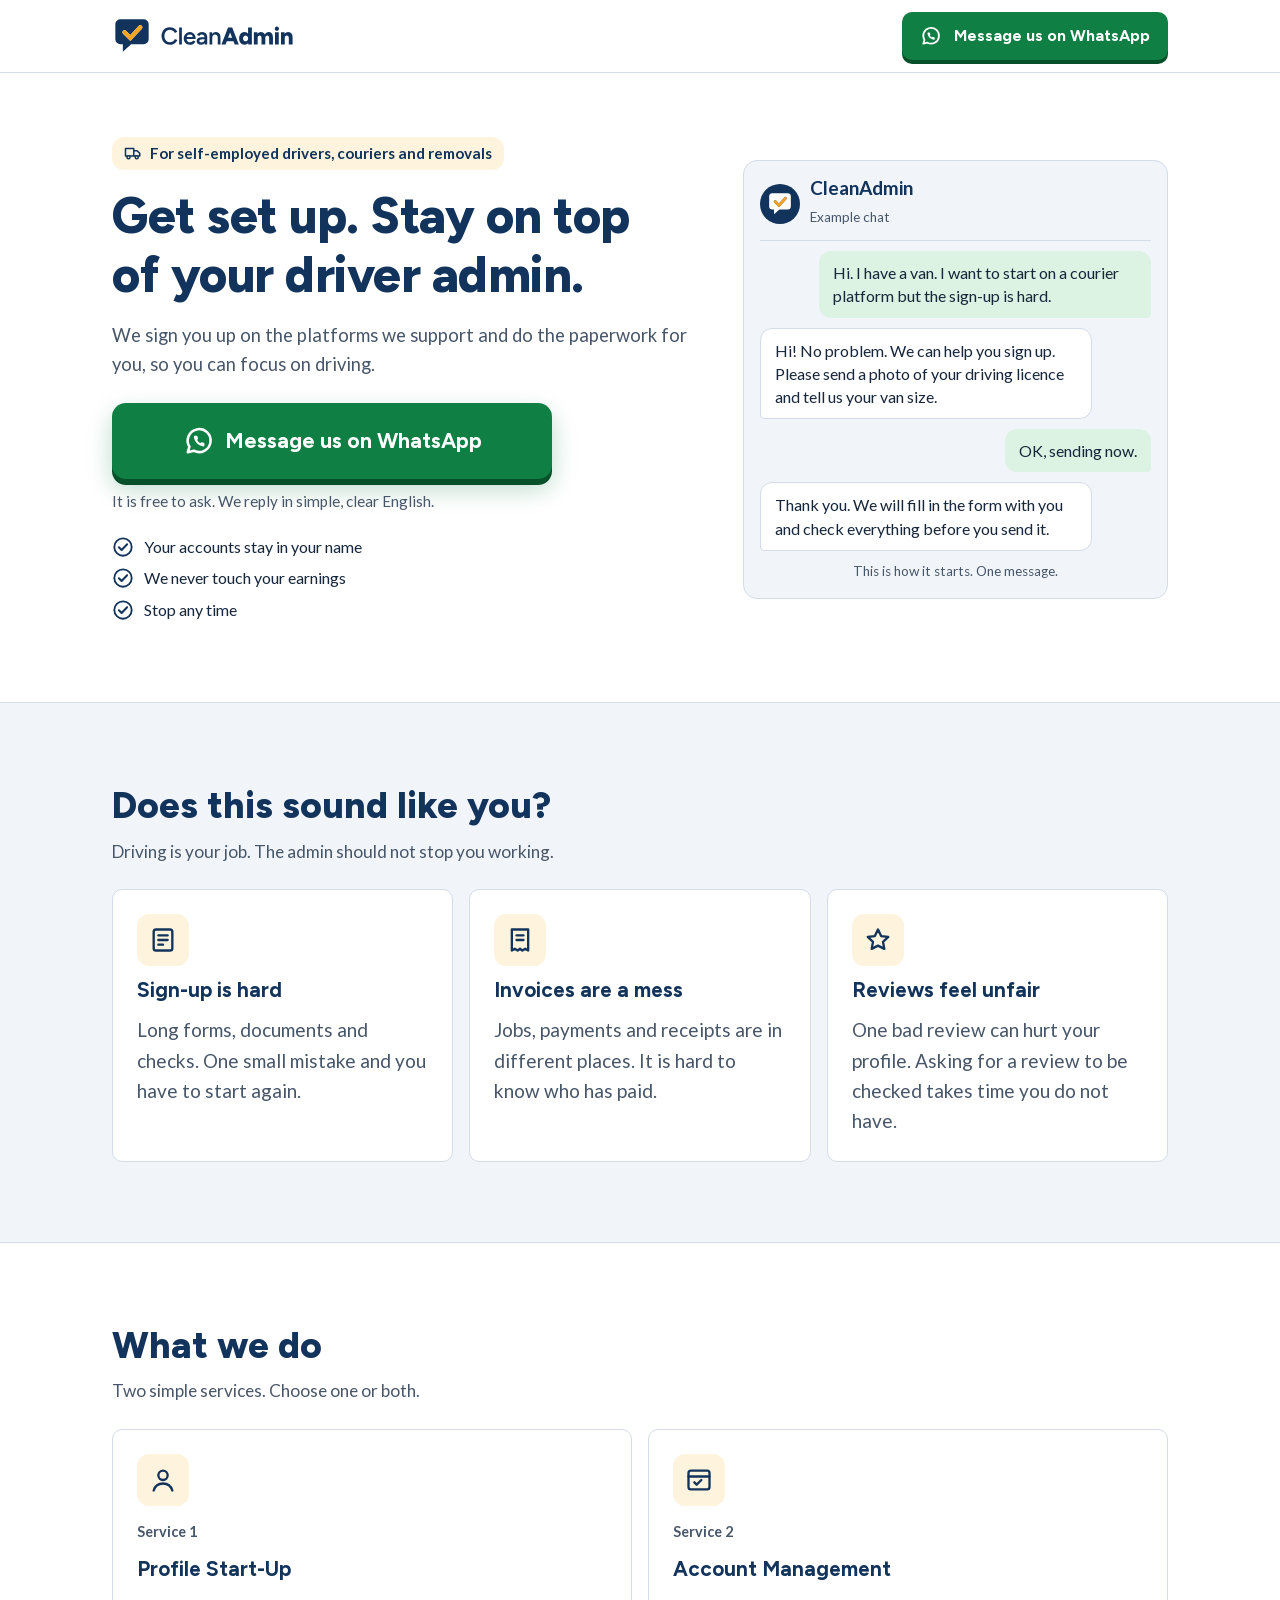
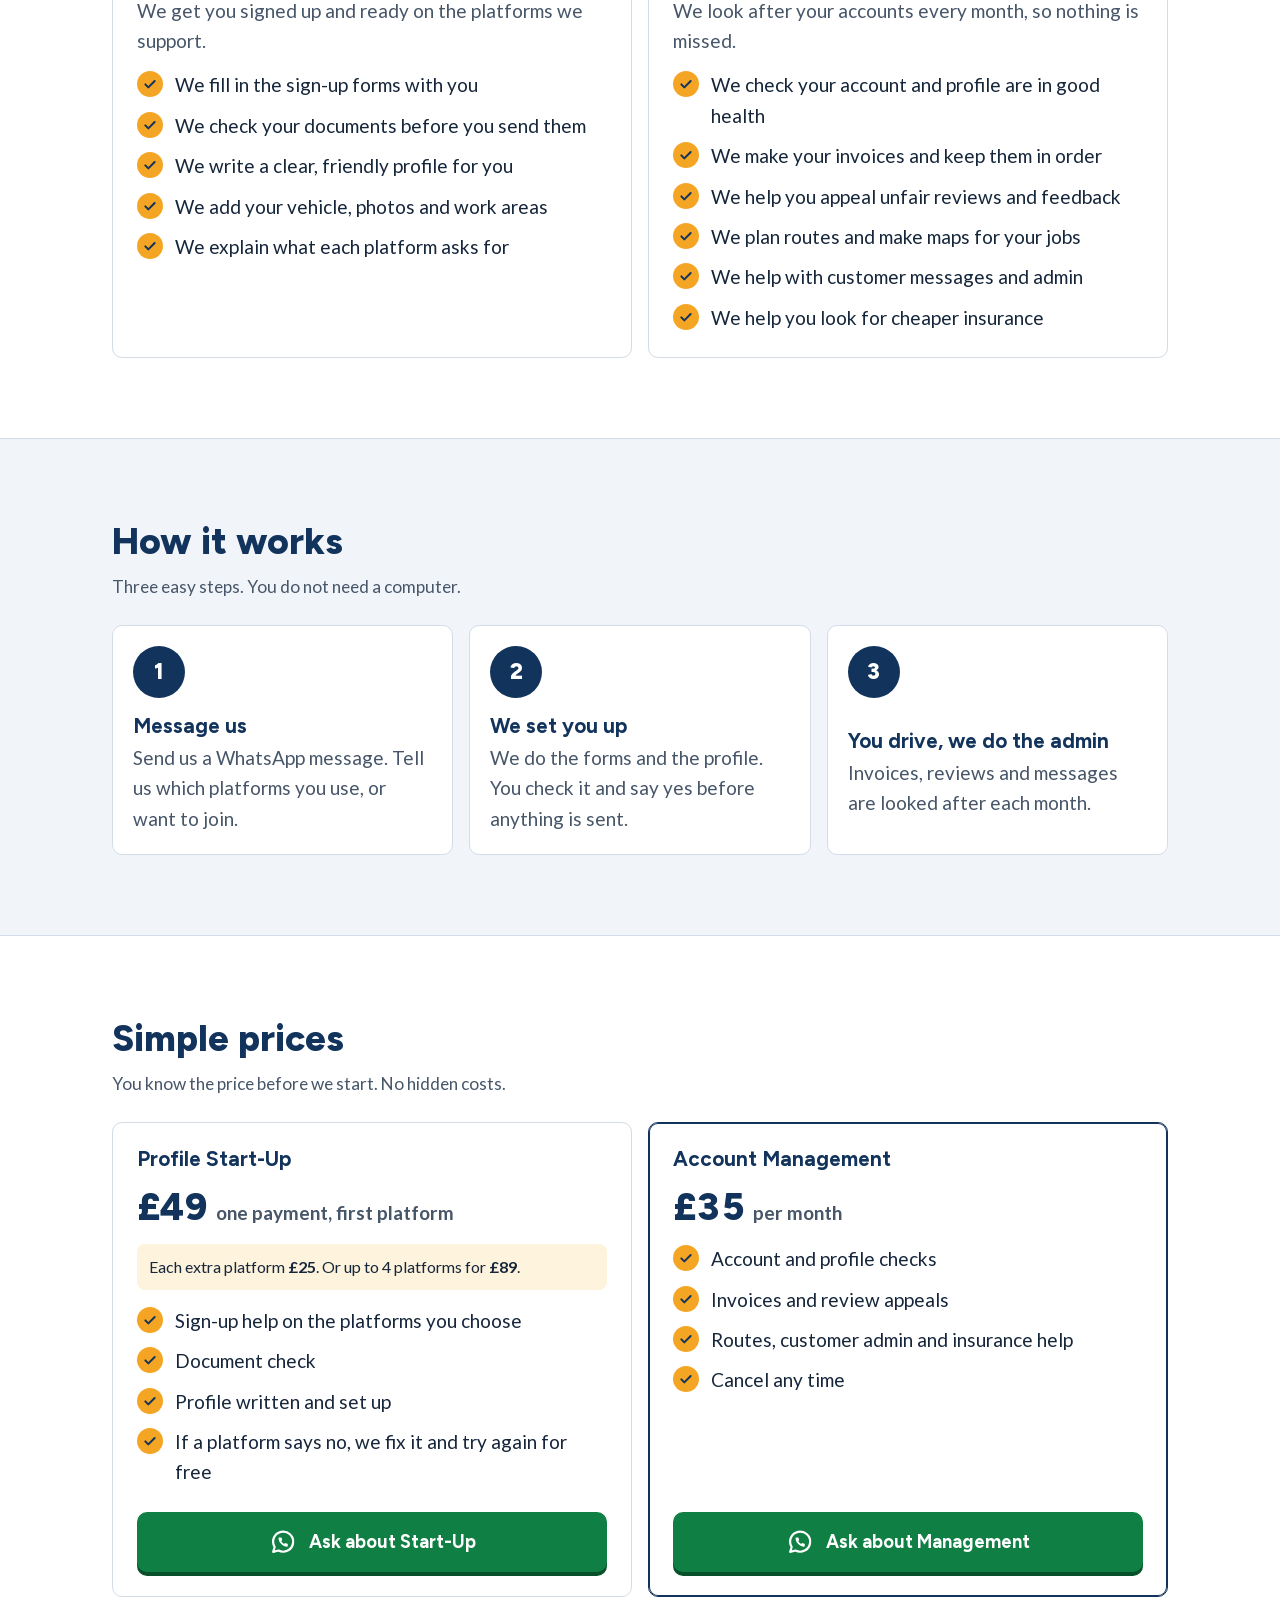
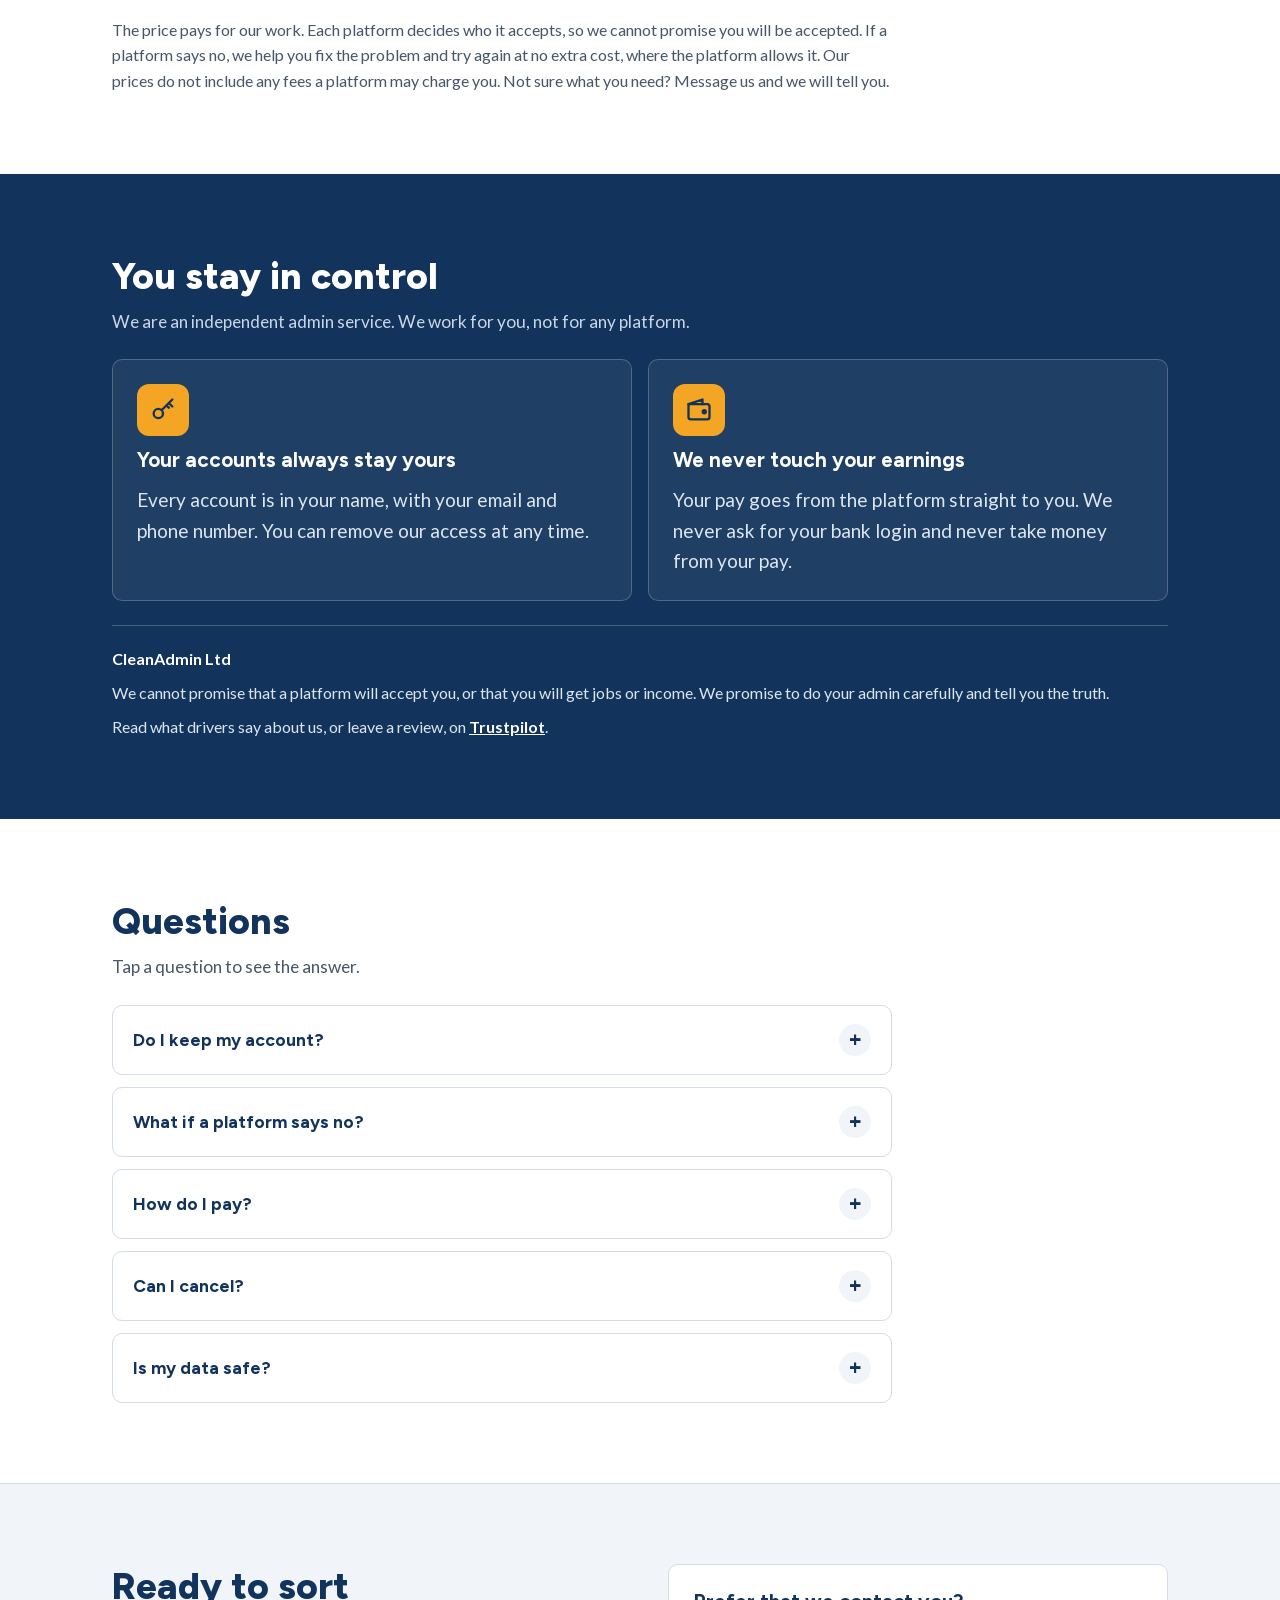
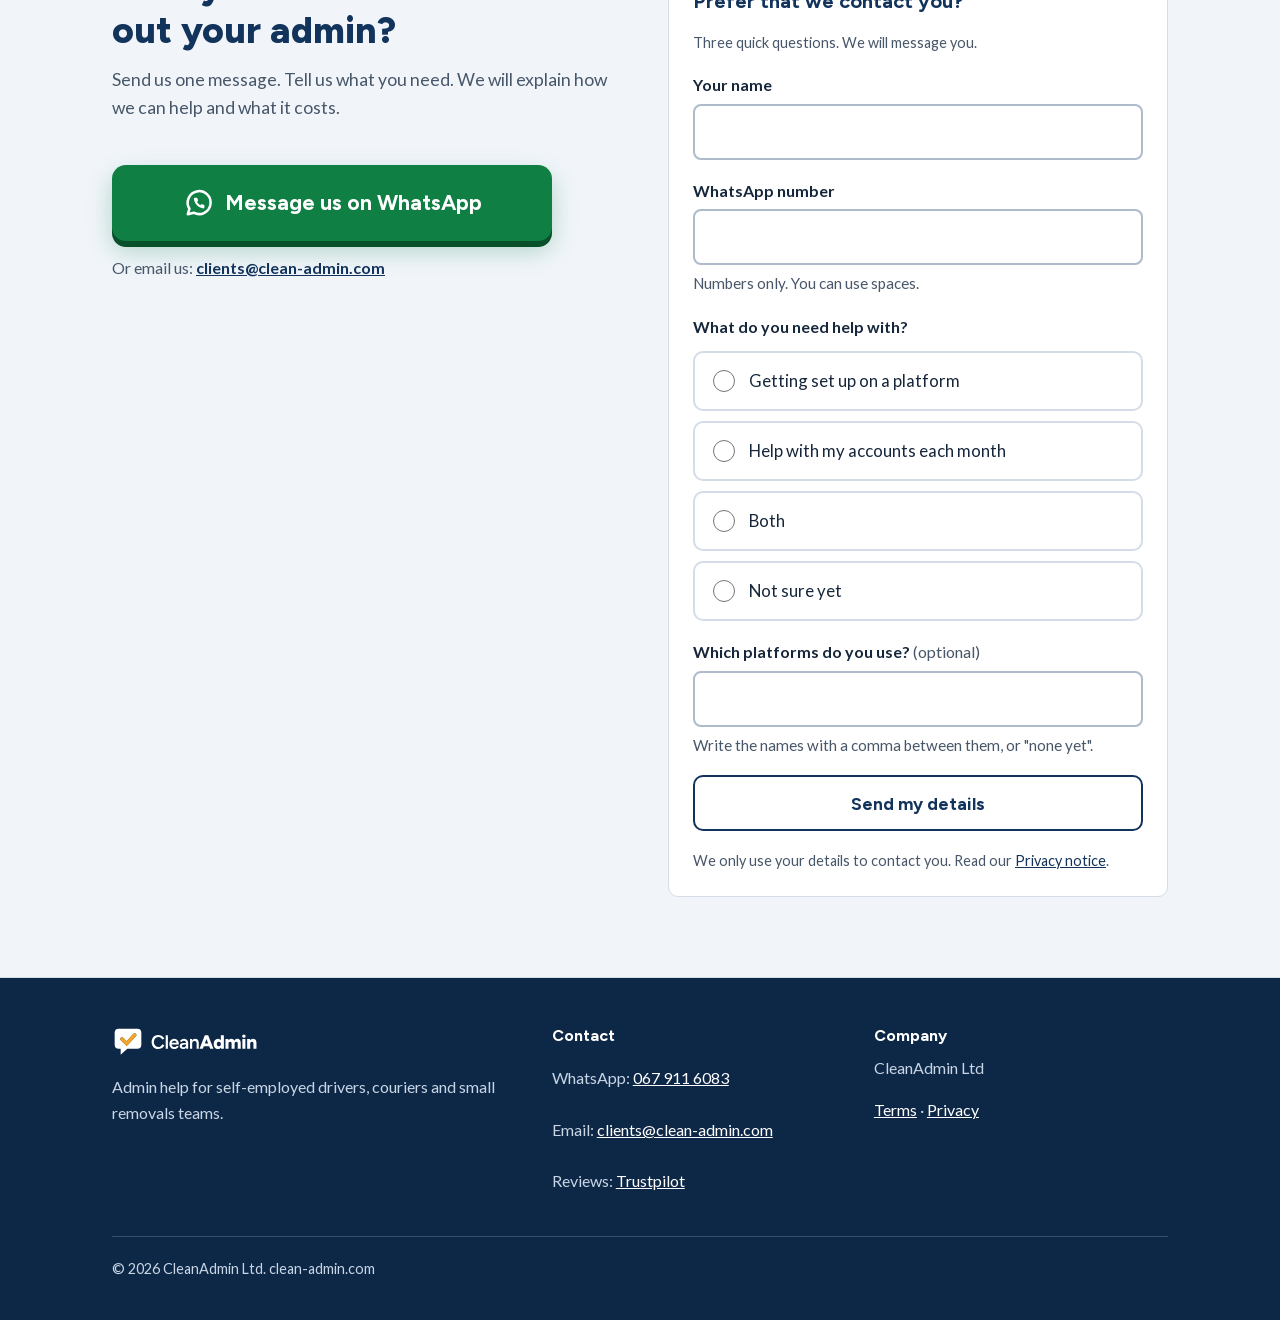
<file: index.html>
<!doctype html>
<html lang="en">
<head>
<meta charset="utf-8">
<meta name="viewport" content="width=device-width, initial-scale=1, viewport-fit=cover">
<title>CleanAdmin | Admin help for drivers and couriers</title>
<meta name="description" content="We sign you up on the platforms we support and look after your driver admin: invoices, reviews, routes and more. Message us on WhatsApp.">
<link rel="canonical" href="https://www.clean-admin.com/">
<meta http-equiv="Content-Security-Policy" content="default-src 'self'; script-src 'self' 'unsafe-inline'; style-src 'self' 'unsafe-inline'; img-src 'self' data:; font-src 'self'; connect-src 'self' https://script.google.com https://script.googleusercontent.com; form-action 'self'; base-uri 'self'; object-src 'none'">
<meta name="referrer" content="strict-origin-when-cross-origin">
<meta name="color-scheme" content="light">
<meta name="format-detection" content="telephone=no">
<meta name="theme-color" content="#12335B">
<link rel="icon" href="/favicon.ico" sizes="48x48">
<link rel="icon" href="/favicon.svg" type="image/svg+xml">
<link rel="apple-touch-icon" href="/apple-touch-icon-180.png">
<link rel="manifest" href="/site.webmanifest">
<meta property="og:type" content="website">
<meta property="og:site_name" content="CleanAdmin">
<meta property="og:title" content="CleanAdmin | Admin help for drivers and couriers">
<meta property="og:description" content="Get set up. Stay on top of your driver admin. Message us on WhatsApp.">
<meta property="og:url" content="https://www.clean-admin.com/">
<meta property="og:image" content="https://www.clean-admin.com/og-image.png">
<meta property="og:image:width" content="1200">
<meta property="og:image:height" content="630">
<meta property="og:image:alt" content="CleanAdmin. Get set up. Stay on top of your driver admin.">
<meta name="twitter:card" content="summary_large_image">
<script type="application/ld+json">{"@context":"https://schema.org","@type":"ProfessionalService","name":"CleanAdmin","legalName":"CleanAdmin Ltd","url":"https://www.clean-admin.com/","logo":"https://www.clean-admin.com/icon-512.png","image":"https://www.clean-admin.com/og-image.png","description":"We sign you up on the platforms we support and look after your driver admin: invoices, reviews, routes and more. Message us on WhatsApp.","email":"clients@clean-admin.com","sameAs":["https://uk.trustpilot.com/review/clean-admin.com"],"priceRange":"\u00a3\u00a3","makesOffer":[{"@type":"Offer","name":"Profile Start-Up","price":"49","priceCurrency":"GBP"},{"@type":"Offer","name":"Account Management","price":"35","priceCurrency":"GBP","priceSpecification":{"@type":"UnitPriceSpecification","price":"35","priceCurrency":"GBP","unitCode":"MON"}}]}</script>
<link rel="preload" href="/fonts/lato-400.woff2" as="font" type="font/woff2" crossorigin>
<link rel="preload" href="/fonts/figtree.woff2" as="font" type="font/woff2" crossorigin>
<style>@font-face{font-family:'Figtree';font-style:normal;font-weight:600 800;font-display:swap;src:url(/fonts/figtree.woff2) format('woff2');unicode-range:U+0000-00FF, U+0131, U+0152-0153, U+02BB-02BC, U+02C6, U+02DA, U+02DC, U+0304, U+0308, U+0329, U+2000-206F, U+20AC, U+2122, U+2191, U+2193, U+2212, U+2215, U+FEFF, U+FFFD}@font-face{font-family:'Lato';font-style:italic;font-weight:300;font-display:swap;src:url(/fonts/lato-300-italic.woff2) format('woff2');unicode-range:U+0000-00FF, U+0131, U+0152-0153, U+02BB-02BC, U+02C6, U+02DA, U+02DC, U+0304, U+0308, U+0329, U+2000-206F, U+20AC, U+2122, U+2191, U+2193, U+2212, U+2215, U+FEFF, U+FFFD}@font-face{font-family:'Lato';font-style:italic;font-weight:400;font-display:swap;src:url(/fonts/lato-400-italic.woff2) format('woff2');unicode-range:U+0000-00FF, U+0131, U+0152-0153, U+02BB-02BC, U+02C6, U+02DA, U+02DC, U+0304, U+0308, U+0329, U+2000-206F, U+20AC, U+2122, U+2191, U+2193, U+2212, U+2215, U+FEFF, U+FFFD}@font-face{font-family:'Lato';font-style:italic;font-weight:700;font-display:swap;src:url(/fonts/lato-700-italic.woff2) format('woff2');unicode-range:U+0000-00FF, U+0131, U+0152-0153, U+02BB-02BC, U+02C6, U+02DA, U+02DC, U+0304, U+0308, U+0329, U+2000-206F, U+20AC, U+2122, U+2191, U+2193, U+2212, U+2215, U+FEFF, U+FFFD}@font-face{font-family:'Lato';font-style:italic;font-weight:900;font-display:swap;src:url(/fonts/lato-900-italic.woff2) format('woff2');unicode-range:U+0000-00FF, U+0131, U+0152-0153, U+02BB-02BC, U+02C6, U+02DA, U+02DC, U+0304, U+0308, U+0329, U+2000-206F, U+20AC, U+2122, U+2191, U+2193, U+2212, U+2215, U+FEFF, U+FFFD}@font-face{font-family:'Lato';font-style:normal;font-weight:300;font-display:swap;src:url(/fonts/lato-300.woff2) format('woff2');unicode-range:U+0000-00FF, U+0131, U+0152-0153, U+02BB-02BC, U+02C6, U+02DA, U+02DC, U+0304, U+0308, U+0329, U+2000-206F, U+20AC, U+2122, U+2191, U+2193, U+2212, U+2215, U+FEFF, U+FFFD}@font-face{font-family:'Lato';font-style:normal;font-weight:400;font-display:swap;src:url(/fonts/lato-400.woff2) format('woff2');unicode-range:U+0000-00FF, U+0131, U+0152-0153, U+02BB-02BC, U+02C6, U+02DA, U+02DC, U+0304, U+0308, U+0329, U+2000-206F, U+20AC, U+2122, U+2191, U+2193, U+2212, U+2215, U+FEFF, U+FFFD}@font-face{font-family:'Lato';font-style:normal;font-weight:700;font-display:swap;src:url(/fonts/lato-700.woff2) format('woff2');unicode-range:U+0000-00FF, U+0131, U+0152-0153, U+02BB-02BC, U+02C6, U+02DA, U+02DC, U+0304, U+0308, U+0329, U+2000-206F, U+20AC, U+2122, U+2191, U+2193, U+2212, U+2215, U+FEFF, U+FFFD}@font-face{font-family:'Lato';font-style:normal;font-weight:900;font-display:swap;src:url(/fonts/lato-900.woff2) format('woff2');unicode-range:U+0000-00FF, U+0131, U+0152-0153, U+02BB-02BC, U+02C6, U+02DA, U+02DC, U+0304, U+0308, U+0329, U+2000-206F, U+20AC, U+2122, U+2191, U+2193, U+2212, U+2215, U+FEFF, U+FFFD}</style>
<style>:root{color-scheme: light;--blue: #12335B;--amber: #F5A524;--amber-soft: #FEF3DC;--ink: #16263B;--muted: #475669;--line: #D3DCE7;--band: #F1F5FA;--white: #FFFFFF;--wa: #0F7F43;--wa-hover: #0B6635;--wa-press: #08502A;--focus: #2F6FD6;--font-head: "Figtree", "Segoe UI", Roboto, Helvetica, Arial, sans-serif;--font-body: "Lato", "Segoe UI", Roboto, Helvetica, Arial, sans-serif;--r: 10px;--wrap: 1120px;}*{box-sizing: border-box;}[hidden]{display: none !important;}html{-webkit-text-size-adjust: 100%;text-size-adjust: 100%;}a, button, summary, label{-webkit-tap-highlight-color: rgba(18,51,91,.12);touch-action: manipulation;}html{scroll-behavior: smooth;}@media (prefers-reduced-motion: reduce){html{scroll-behavior: auto;}}body{margin: 0;background: var(--white);color: var(--ink);font-family: var(--font-body);font-size: 18px;line-height: 1.6;-webkit-font-smoothing: antialiased;}h1, h2, h3{font-family: var(--font-head);color: var(--blue);line-height: 1.2;margin: 0;text-wrap: balance;font-weight: 800;}h1{font-size: 2.1rem;letter-spacing: -0.01em;}h2{font-size: 1.75rem;}h3{font-size: 1.3rem;font-weight: 700;}p{margin: 0;}a{color: var(--blue);}:focus-visible{outline: 3px solid var(--focus);outline-offset: 3px;border-radius: 4px;}.wrap{max-width: var(--wrap);margin: 0 auto;padding-inline: 20px;}section{padding-block: 48px;}.band{background: var(--band);border-block: 1px solid var(--line);}.section-head{display: grid;gap: 10px;margin-bottom: 24px;max-width: 680px;}.section-head p{color: var(--muted);font-size: 1.08rem;}.eyebrow{font-size: 0.85rem;font-weight: 700;letter-spacing: 0.08em;text-transform: uppercase;color: var(--muted);}.logo svg{display: block;height: 30px;width: auto;}.btn-wa{display: inline-flex;align-items: center;justify-content: center;gap: 12px;min-height: 60px;padding: 14px 28px;background: var(--wa);color: var(--white);font: 700 1.15rem/1.2 var(--font-head);text-decoration: none;border: 0;border-radius: var(--r);cursor: pointer;box-shadow: 0 4px 0 var(--wa-press);transition: transform .08s ease, box-shadow .08s ease;}.btn-wa:hover{background: var(--wa-hover);}.btn-wa:active{transform: translateY(3px);box-shadow: 0 1px 0 var(--wa-press);}.btn-wa svg{width: 28px;height: 28px;flex: none;}.btn-wa.big{width: 100%;min-height: 76px;padding: 18px 20px;font-size: clamp(1.1rem, 5vw, 1.35rem);white-space: nowrap;gap: 10px;border-radius: 14px;box-shadow: 0 6px 0 var(--wa-press), 0 10px 24px rgba(15,127,67,.28);}.btn-wa.big:active{transform: translateY(4px);box-shadow: 0 2px 0 var(--wa-press), 0 4px 10px rgba(15,127,67,.25);}.btn-wa.big svg{width: 32px;height: 32px;}.btn-wa.small{min-height: 48px;padding: 10px 18px;font-size: 1rem;}.btn-wa.small svg{width: 22px;height: 22px;}.cta-row{display: grid;gap: 10px;margin-top: 28px;}.cta-note{color: var(--muted);font-size: 0.95rem;}.site-header{position: relative;z-index: 20;background: var(--white);border-bottom: 1px solid var(--line);}.site-header .wrap{display: flex;align-items: center;justify-content: space-between;min-height: 60px;gap: 16px;}.site-header .btn-wa{display: none;}.hero{padding-block: 28px 44px;}.hero-grid{display: grid;gap: 32px;}.hero-copy{display: grid;gap: 16px;}.who{display: inline-flex;align-items: center;gap: 8px;justify-self: start;line-height: 1.35;background: var(--amber-soft);color: var(--blue);font-weight: 700;font-size: 0.95rem;padding: 6px 12px;border-radius: 12px;}.who svg{width: 18px;height: 18px;}.hero-copy .lead{font-size: 1.15rem;color: var(--muted);}.hero .cta-row{margin-top: 8px;}.checks{list-style: none;padding: 0;margin: 4px 0 0;display: grid;gap: 6px;font-size: 1rem;color: var(--ink);}.checks li{display: flex;gap: 10px;align-items: flex-start;}.checks svg{width: 22px;height: 22px;flex: none;margin-top: 2px;color: var(--blue);}.chat{background: var(--band);border: 1px solid var(--line);border-radius: 14px;padding: 16px;display: grid;gap: 10px;align-content: start;}.chat-top{display: flex;align-items: center;gap: 10px;padding-bottom: 10px;border-bottom: 1px solid var(--line);}.chat-top .av{width: 40px;height: 40px;border-radius: 50%;background: var(--blue);display: grid;place-items: center;}.chat-top .av svg{width: 26px;height: 26px;}.chat-top b{display: block;color: var(--blue);line-height: 1.2;}.chat-top span{font-size: 0.85rem;color: var(--muted);}.msg{max-width: 85%;padding: 10px 14px;border-radius: 12px;font-size: 1rem;line-height: 1.45;}.msg.me{justify-self: end;background: #DCF3E3;border-bottom-right-radius: 4px;}.msg.us{justify-self: start;background: var(--white);border: 1px solid var(--line);border-bottom-left-radius: 4px;}.chat-cap{font-size: 0.85rem;color: var(--muted);text-align: center;}.cards{display: grid;gap: 16px;}.card{background: var(--white);border: 1px solid var(--line);border-radius: var(--r);padding: 24px;display: flex;flex-direction: column;gap: 12px;min-width: 0;}.icon{align-self: flex-start;flex: none;width: 52px;height: 52px;border-radius: 12px;background: var(--amber-soft);display: grid;place-items: center;color: var(--blue);}.icon svg{width: 28px;height: 28px;}.card p{color: var(--muted);}.service{gap: 14px;}.service .tag{font-size: 0.9rem;font-weight: 700;color: var(--muted);}.ticks{list-style: none;padding: 0;margin: 0;display: grid;gap: 10px;}.ticks li{display: flex;gap: 12px;align-items: flex-start;}.ticks .tk{width: 26px;height: 26px;border-radius: 50%;background: var(--amber);display: grid;place-items: center;flex: none;margin-top: 1px;}.ticks .tk svg{width: 16px;height: 16px;color: var(--blue);}.steps{list-style: none;padding: 0;margin: 0;display: grid;gap: 16px;counter-reset: s;}.step{display: grid;grid-template-columns: 52px 1fr;gap: 16px;align-items: start;background: var(--white);border: 1px solid var(--line);border-radius: var(--r);padding: 20px;}.step .n{font-family: var(--font-head);width: 52px;height: 52px;border-radius: 50%;background: var(--blue);color: var(--white);font-weight: 800;font-size: 1.4rem;display: grid;place-items: center;}.step div{display: grid;gap: 4px;min-width: 0;}.step p{color: var(--muted);}.prices{display: grid;gap: 16px;}.price{background: var(--white);border: 1px solid var(--line);border-radius: var(--r);padding: 24px;display: flex;flex-direction: column;gap: 16px;min-width: 0;}.price.main{border-color: var(--blue);box-shadow: inset 0 0 0 1px var(--blue);}.price .amt{display: flex;align-items: baseline;gap: 8px;flex-wrap: wrap;}.price .amt strong{font-family: var(--font-head);font-size: 2.4rem;font-weight: 800;color: var(--blue);line-height: 1;font-variant-numeric: tabular-nums;}.price .amt span{color: var(--muted);font-weight: 700;}.price .ticks{margin-bottom: 8px;}.price .btn-wa{width: 100%;margin-top: auto;}.price .extra{color: var(--ink);font-size: 1rem;background: var(--amber-soft);border-radius: 8px;padding: 10px 12px;}.price-note{max-width: 780px;margin-top: 20px;color: var(--muted);font-size: 1rem;}.trust{background: var(--blue);color: var(--white);}.trust h2, .trust h3{color: var(--white);}.trust .section-head p{color: #C9D6E6;}.trust .cards .card{background: rgba(255,255,255,.06);border-color: rgba(255,255,255,.22);}.trust .card p{color: #DCE5F0;}.trust .icon{background: var(--amber);}.trust-facts{margin-top: 24px;display: grid;gap: 8px;font-size: 1rem;color: #DCE5F0;border-top: 1px solid rgba(255,255,255,.22);padding-top: 20px;}.trust-facts b{color: var(--white);}.trust-facts a{color: var(--white);font-weight: 700;}.faq{max-width: 780px;display: grid;gap: 12px;}.faq details{border: 1px solid var(--line);border-radius: var(--r);background: var(--white);}.faq summary{font-family: var(--font-head);list-style: none;cursor: pointer;padding: 18px 20px;min-height: 64px;display: flex;align-items: center;justify-content: space-between;gap: 16px;font-weight: 700;color: var(--blue);font-size: 1.1rem;}.faq summary::-webkit-details-marker{display: none;}.faq summary .pm{width: 32px;height: 32px;border-radius: 50%;background: var(--band);display: grid;place-items: center;flex: none;font-size: 1.4rem;line-height: 1;}.faq details[open] summary .pm{background: var(--amber);}.faq details[open] summary .pm::before{content: "\2212";}.faq summary .pm::before{content: "+";}.faq .ans{padding: 0 20px 20px;color: var(--muted);display: grid;gap: 10px;}.final-grid{display: grid;gap: 32px;}.final-copy{display: grid;gap: 14px;align-content: start;}.final-copy .lead{color: var(--muted);font-size: 1.1rem;}.form-card{background: var(--white);border: 1px solid var(--line);border-radius: var(--r);padding: 24px;display: grid;gap: 18px;}.form-card h3{font-size: 1.25rem;}.field{display: grid;gap: 6px;}.field label, .field legend{font-weight: 700;color: var(--ink);font-size: 1rem;padding: 0;}fieldset.field{border: 0;margin: 0;padding: 0;min-width: 0;}.choices{display: grid;gap: 10px;margin-top: 10px;}.field .choice{display: flex;align-items: center;gap: 14px;min-height: 60px;padding: 14px 18px;border: 2px solid var(--line);border-radius: 10px;background: var(--white);font-weight: 400;font-size: 1.05rem;line-height: 1.35;color: var(--ink);cursor: pointer;transition: border-color .12s ease, background-color .12s ease;}.field .choice:hover{border-color: #AEBBCB;}.field .choice input{width: 22px;height: 22px;margin: 0;flex: none;accent-color: var(--blue);}.field .choice:has(input:checked){border-color: var(--blue);background: var(--band);font-weight: 700;}.field .choice:has(input:focus-visible){outline: 3px solid var(--focus);outline-offset: 2px;}@media (prefers-reduced-motion: reduce){.field .choice{transition: none;}}.field-err{color: #B42318;font-size: 0.95rem;font-weight: 700;}.field.bad input[type=text], .field.bad input[type=tel]{border-color: #B42318;}.field.bad .choice{border-color: #E3A39C;}.field legend{margin-bottom: 2px;}.field input[type=text], .field input[type=tel]{width: 100%;min-height: 56px;padding: 12px 14px;font: 400 1.1rem var(--font-body);color: var(--ink);border: 2px solid #AEBBCB;border-radius: 8px;background: var(--white);}.field .opt-tag{font-weight: 400;color: var(--muted);}.field .hint{font-size: 0.95rem;color: var(--muted);}.field input:focus{border-color: var(--blue);outline: 3px solid rgba(47,111,214,.35);outline-offset: 0;}.btn-send{min-height: 56px;border: 2px solid var(--blue);border-radius: var(--r);background: var(--white);color: var(--blue);font: 700 1.1rem var(--font-head);cursor: pointer;}.btn-send:hover{background: var(--band);}.form-small{font-size: 0.9rem;color: var(--muted);}.err{color: #B42318;font-size: 0.95rem;font-weight: 700;}.done{background: #E8F6EE;border: 1px solid #A6D9BA;border-radius: 8px;padding: 16px;display: grid;gap: 6px;}.done b{color: var(--blue);}.email-line{font-size: 1rem;color: var(--muted);}.email-line a{font-weight: 700;word-break: break-all;}.site-footer{background: #0D2746;color: #C9D6E6;padding-block: 48px 40px;font-size: 1rem;}.site-footer .logo svg{height: 32px;}.foot-grid{display: grid;gap: 28px;}.foot-col{display: grid;gap: 6px;align-content: start;}.foot-col h2{margin: 0 0 4px;color: var(--white);font-size: 1rem;font-weight: 700;}.skip{position: absolute;left: 16px;top: -100px;z-index: 50;background: var(--blue);color: var(--white);padding: 12px 18px;border-radius: 8px;font-weight: 700;}.skip:focus{top: 12px;}.site-footer a{color: var(--white);display: inline-block;padding-block: 10px;}.site-footer .logo{padding-block: 0;}.legal{margin-top: 32px;padding-top: 20px;border-top: 1px solid rgba(255,255,255,.18);font-size: 0.9rem;display: grid;gap: 8px;}.sticky-wa{position: fixed;left: 0;right: 0;bottom: 0;z-index: 30;padding: 10px 16px calc(10px + env(safe-area-inset-bottom, 0px));background: var(--white);border-top: 1px solid var(--line);box-shadow: 0 -4px 16px rgba(18,51,91,.10);transition: transform .2s ease;}.sticky-wa .btn-wa{width: 100%;min-height: 64px;padding-inline: 16px;font-size: clamp(1.05rem, 4.8vw, 1.25rem);white-space: nowrap;gap: 10px;}.sticky-wa.away{transform: translateY(110%);}@media (prefers-reduced-motion: reduce){.sticky-wa, .btn-wa{transition: none;}}body{padding-bottom: 96px;}@media (max-width: 759px){.chat .msg:nth-of-type(3), .chat .msg:nth-of-type(4){display: none;}.card, .price, .form-card{padding: 20px;}}@media (min-width: 760px){body{font-size: 19px;padding-bottom: 0;}h1{font-size: 3.1rem;}h2{font-size: 2.3rem;}section{padding-block: 80px;}.wrap{padding-inline: 32px;}.logo svg{height: 40px;}.site-header{position: sticky;top: env(safe-area-inset-top, 0px);}.site-header .wrap{min-height: 72px;}.site-header .btn-wa{display: inline-flex;}.sticky-wa{display: none;}.hero{padding-block: 64px 80px;}.hero-grid{grid-template-columns: 1.15fr 0.85fr;align-items: center;gap: 56px;}.btn-wa.big{width: auto;min-width: 440px;}.cards.three{grid-template-columns: repeat(3, 1fr);}.cards.two{grid-template-columns: repeat(2, 1fr);}.steps{grid-template-columns: repeat(3, 1fr);}.step{grid-template-columns: 1fr;}.prices{grid-template-columns: repeat(2, 1fr);}.final-grid{grid-template-columns: 1fr 1fr;gap: 56px;align-items: start;}.foot-grid{grid-template-columns: 1.4fr 1fr 1fr;}.cta-row{justify-items: start;}}</style>
</head>
<body>
<!-- Reusable icons -->
<svg width="0" height="0" style="position:absolute" aria-hidden="true">
  <defs>
    <symbol id="i-wa" viewBox="0 0 24 24"><path d="M3.6 20.4l1.25-4.1A8.6 8.6 0 1 1 8.1 19.3z" fill="none" stroke="currentColor" stroke-width="1.9" stroke-linejoin="round"/><g transform="translate(7.3 7.3) scale(.4)"><path fill="currentColor" d="M22 16.92v3a2 2 0 0 1-2.18 2 19.79 19.79 0 0 1-8.63-3.07 19.5 19.5 0 0 1-6-6 19.79 19.79 0 0 1-3.07-8.67A2 2 0 0 1 4.11 2h3a2 2 0 0 1 2 1.72 12.84 12.84 0 0 0 .7 2.81 2 2 0 0 1-.45 2.11L8.09 9.91a16 16 0 0 0 6 6l1.27-1.27a2 2 0 0 1 2.11-.45 12.84 12.84 0 0 0 2.81.7A2 2 0 0 1 22 16.92z"/></g></symbol>
    <symbol id="i-tick" viewBox="0 0 24 24"><path d="M5 12.5l4.5 4.5L19 7.5" fill="none" stroke="currentColor" stroke-width="3" stroke-linecap="round" stroke-linejoin="round"/></symbol>
    <symbol id="i-check" viewBox="0 0 24 24"><circle cx="12" cy="12" r="9.5" fill="none" stroke="currentColor" stroke-width="2"/><path d="M7.5 12.3l3 3 6-6.3" fill="none" stroke="currentColor" stroke-width="2.2" stroke-linecap="round" stroke-linejoin="round"/></symbol>
    <symbol id="i-van" viewBox="0 0 24 24" fill="none" stroke="currentColor" stroke-width="2" stroke-linecap="round" stroke-linejoin="round"><path d="M2 6h11v10H2zM13 9h4.5l3.5 3.5V16h-8"/><circle cx="6" cy="17.5" r="2" fill="#fff"/><circle cx="17" cy="17.5" r="2" fill="#fff"/></symbol>
    <symbol id="i-form" viewBox="0 0 24 24" fill="none" stroke="currentColor" stroke-width="2" stroke-linecap="round" stroke-linejoin="round"><rect x="4" y="3" width="16" height="18" rx="2"/><path d="M8 8h8M8 12h8M8 16h4"/></symbol>
    <symbol id="i-receipt" viewBox="0 0 24 24" fill="none" stroke="currentColor" stroke-width="2" stroke-linecap="round" stroke-linejoin="round"><path d="M5 3h14v18l-2.5-1.5L14 21l-2-1.5L10 21l-2.5-1.5L5 21z"/><path d="M9 8h6M9 12h6"/></symbol>
    <symbol id="i-star" viewBox="0 0 24 24" fill="none" stroke="currentColor" stroke-width="2" stroke-linejoin="round"><path d="M12 3l2.7 5.6 6.1.8-4.5 4.2 1.1 6L12 16.8 6.6 19.6l1.1-6L3.2 9.4l6.1-.8z"/></symbol>
    <symbol id="i-person" viewBox="0 0 24 24" fill="none" stroke="currentColor" stroke-width="2" stroke-linecap="round"><circle cx="12" cy="8" r="4"/><path d="M4 21c1.2-4 4.3-6 8-6s6.8 2 8 6"/></symbol>
    <symbol id="i-cog" viewBox="0 0 24 24" fill="none" stroke="currentColor" stroke-width="2" stroke-linecap="round" stroke-linejoin="round"><rect x="3" y="4" width="18" height="16" rx="2"/><path d="M3 9h18M8 14l2 2 4-4"/></symbol>
    <symbol id="i-key" viewBox="0 0 24 24" fill="none" stroke="currentColor" stroke-width="2" stroke-linecap="round" stroke-linejoin="round"><circle cx="8" cy="15" r="4"/><path d="M11 12l9-9M17 6l3 3M15 8l2 2"/></symbol>
    <symbol id="i-wallet" viewBox="0 0 24 24" fill="none" stroke="currentColor" stroke-width="2" stroke-linecap="round" stroke-linejoin="round"><path d="M3 7h16a2 2 0 0 1 2 2v9a2 2 0 0 1-2 2H5a2 2 0 0 1-2-2z"/><path d="M3 7l12-4v4"/><circle cx="16.5" cy="13.5" r="1.3" fill="currentColor"/></symbol>
  </defs>
</svg>

<a class="skip" href="#main">Skip to main content</a>
<header class="site-header">
  <div class="wrap">
    <a class="logo" href="#top" aria-label="CleanAdmin home"><svg role="img" aria-label="CleanAdmin" xmlns="http://www.w3.org/2000/svg" viewBox="0 0 254.32 56.00"><g transform="translate(0 0) scale(1.1666666666666667)"><path fill-rule="evenodd" fill="#12335B" d="M10 4h28a6 6 0 0 1 6 6v18a6 6 0 0 1-6 6H23l-10 9v-9h-3a6 6 0 0 1-6-6V10a6 6 0 0 1 6-6z M13.23 21.27 L22.07 30.11 L35.84 15.20 A2.5 2.5 0 0 0 32.16 11.80 L21.93 22.89 L16.77 17.73 A2.5 2.5 0 0 0 13.23 21.27 Z"/><path fill="#F5A524" d="M13.23 21.27 L22.07 30.11 L35.84 15.20 A2.5 2.5 0 0 0 32.16 11.80 L21.93 22.89 L16.77 17.73 A2.5 2.5 0 0 0 13.23 21.27 Z"/></g><g transform="translate(0 0)"><path fill="#12335B" d="M81.124 40.308Q77.69 40.308 75.021 38.727000000000004Q72.352 37.146 70.839 34.375Q69.326 31.604 69.326 28.0Q69.326 24.395999999999997 70.839 21.624999999999996Q72.352 18.853999999999996 75.004 17.272999999999996Q77.656 15.691999999999997 81.09 15.691999999999997Q83.402 15.691999999999997 85.44200000000001 16.525Q87.482 17.357999999999997 89.063 18.819999999999997Q90.644 20.281999999999996 91.494 22.22L87.89 23.682Q87.278 22.389999999999997 86.24100000000001 21.386999999999997Q85.20400000000001 20.383999999999997 83.87800000000001 19.839999999999996Q82.552 19.295999999999996 81.09 19.295999999999996Q78.846 19.295999999999996 77.095 20.417999999999996Q75.344 21.539999999999996 74.341 23.494999999999997Q73.338 25.449999999999996 73.338 28.0Q73.338 30.549999999999997 74.341 32.522Q75.344 34.494 77.12899999999999 35.616Q78.914 36.738 81.19200000000001 36.738Q82.688 36.738 83.997 36.143Q85.306 35.548 86.34299999999999 34.494Q87.38 33.44 87.992 32.046L91.596 33.507999999999996Q90.74600000000001 35.513999999999996 89.182 37.06099999999999Q87.618 38.608 85.544 39.458Q83.47 40.308 81.124 40.308Z M94.01 39.9V16.099999999999998H97.818V39.9Z M108.936 40.308Q106.45400000000001 40.308 104.53300000000002 39.169Q102.61200000000001 38.03 101.507 36.024Q100.40200000000002 34.018 100.40200000000002 31.4Q100.40200000000002 28.781999999999996 101.52400000000002 26.775999999999996Q102.64600000000002 24.769999999999996 104.60100000000001 23.630999999999997Q106.55600000000001 22.491999999999997 109.072 22.491999999999997Q111.35000000000001 22.491999999999997 113.186 23.665Q115.022 24.837999999999997 116.09300000000002 27.047999999999995Q117.16400000000002 29.257999999999996 117.16400000000002 32.318H104.346Q104.516 34.46 105.927 35.684Q107.33800000000001 36.908 109.27600000000001 36.908Q110.84 36.908 111.86000000000001 36.211Q112.88000000000001 35.513999999999996 113.45800000000001 34.391999999999996L116.82400000000001 35.82Q116.11000000000001 37.18 115.00500000000001 38.2Q113.9 39.22 112.387 39.763999999999996Q110.87400000000001 40.308 108.936 40.308ZM104.584 29.394H113.05000000000001Q112.94800000000001 28.169999999999998 112.33600000000001 27.370999999999995Q111.72400000000002 26.571999999999996 110.84000000000002 26.163999999999994Q109.95600000000002 25.755999999999997 108.97000000000001 25.755999999999997Q108.01800000000001 25.755999999999997 107.049 26.147Q106.08000000000001 26.537999999999997 105.4 27.354Q104.72000000000001 28.169999999999998 104.584 29.394Z M124.882 40.308Q121.82200000000002 40.308 120.13900000000001 38.948Q118.45600000000002 37.588 118.45600000000002 35.105999999999995Q118.45600000000002 32.454 120.24100000000001 31.06Q122.02600000000001 29.665999999999997 125.22200000000001 29.665999999999997H129.54000000000002Q129.336 27.796 128.48600000000002 26.81Q127.63600000000001 25.823999999999998 125.97000000000001 25.823999999999998Q124.74600000000001 25.823999999999998 123.828 26.333999999999996Q122.91000000000001 26.843999999999998 122.26400000000001 27.932L118.93200000000002 26.708Q119.47600000000001 25.586 120.37700000000001 24.616999999999997Q121.278 23.647999999999996 122.655 23.069999999999997Q124.03200000000001 22.491999999999997 125.97000000000001 22.491999999999997Q128.452 22.491999999999997 130.118 23.461Q131.78400000000002 24.43 132.58300000000003 26.232Q133.382 28.034 133.382 30.583999999999996L133.28 39.9H129.77800000000002L129.67600000000002 37.826Q128.996 39.016 127.78900000000002 39.662Q126.58200000000001 40.308 124.882 40.308ZM125.358 37.111999999999995Q126.61600000000001 37.111999999999995 127.58500000000001 36.550999999999995Q128.554 35.989999999999995 129.08100000000002 35.038Q129.608 34.086 129.608 32.93V32.589999999999996H126.44600000000001Q124.168 32.589999999999996 123.25 33.218999999999994Q122.33200000000001 33.848 122.33200000000001 35.004Q122.33200000000001 35.989999999999995 123.131 36.550999999999995Q123.93 37.111999999999995 125.358 37.111999999999995Z M136.544 39.9V22.9H140.114L140.28400000000002 25.314Q141.1 23.953999999999997 142.409 23.223Q143.71800000000002 22.491999999999997 145.418 22.491999999999997Q147.458 22.491999999999997 148.90300000000002 23.307999999999996Q150.348 24.123999999999995 151.113 25.840999999999998Q151.87800000000001 27.558 151.87800000000001 30.311999999999998V39.9H148.07V31.195999999999998Q148.07 29.156 147.611 28.051Q147.15200000000002 26.945999999999998 146.31900000000002 26.503999999999998Q145.48600000000002 26.061999999999998 144.364 26.061999999999998Q142.46 26.028 141.406 27.32Q140.352 28.612 140.352 31.025999999999996V39.9Z"/><path fill="#12335B" d="M153.204 39.9 162.45200000000003 16.099999999999998H168.3L177.54800000000003 39.9H171.76800000000003L170.03400000000002 35.378H160.71800000000002L158.984 39.9ZM162.48600000000002 30.549999999999997H168.23200000000003L165.376 22.933999999999997Z M185.674 40.308Q183.294 40.308 181.577 39.236999999999995Q179.86 38.166 178.925 36.16Q177.99 34.153999999999996 177.99 31.4Q177.99 28.612 178.925 26.622999999999998Q179.86 24.633999999999997 181.577 23.562999999999995Q183.294 22.491999999999997 185.674 22.491999999999997Q187.27200000000002 22.491999999999997 188.479 23.120999999999995Q189.686 23.749999999999996 190.502 24.906V16.099999999999998H195.806V39.9H190.74L190.604 37.757999999999996Q189.822 38.982 188.56400000000002 39.644999999999996Q187.306 40.308 185.674 40.308ZM187.068 35.412Q188.02 35.412 188.75100000000003 34.97Q189.48200000000003 34.528 189.94100000000003 33.69499999999999Q190.4 32.861999999999995 190.502 31.842V30.958Q190.4 29.937999999999995 189.94100000000003 29.121999999999996Q189.48200000000003 28.305999999999997 188.73400000000004 27.846999999999998Q187.98600000000002 27.387999999999998 187.03400000000002 27.387999999999998Q186.014 27.387999999999998 185.21500000000003 27.897999999999996Q184.41600000000003 28.407999999999998 183.95700000000002 29.308999999999997Q183.49800000000002 30.209999999999997 183.49800000000002 31.4Q183.49800000000002 32.589999999999996 183.97400000000002 33.491Q184.45000000000002 34.391999999999996 185.24900000000002 34.902Q186.048 35.412 187.068 35.412Z M198.59400000000002 39.9V22.9H203.592L203.79600000000002 25.041999999999998Q204.61200000000002 23.784 205.81900000000002 23.137999999999998Q207.026 22.491999999999997 208.488 22.491999999999997Q210.596 22.491999999999997 211.973 23.358999999999998Q213.35000000000002 24.226 213.996 25.994Q214.77800000000002 24.293999999999997 216.13800000000003 23.392999999999997Q217.49800000000002 22.491999999999997 219.198 22.491999999999997Q222.258 22.491999999999997 223.805 24.362Q225.352 26.232 225.318 30.176V39.9H220.014V31.195999999999998Q220.014 29.836 219.72500000000002 29.037Q219.436 28.238 218.892 27.863999999999997Q218.348 27.49 217.60000000000002 27.455999999999996Q216.138 27.421999999999997 215.373 28.288999999999998Q214.608 29.156 214.608 30.924V39.9H209.304V31.195999999999998Q209.304 29.836 209.01500000000001 29.037Q208.72600000000003 28.238 208.18200000000002 27.863999999999997Q207.638 27.49 206.89000000000001 27.455999999999996Q205.42800000000003 27.421999999999997 204.663 28.288999999999998Q203.89800000000002 29.156 203.89800000000002 30.924V39.9Z M228.174 39.9V22.9H233.478V39.9ZM230.826 20.723999999999997Q229.636 20.723999999999997 228.735 19.822999999999997Q227.834 18.921999999999997 227.834 17.731999999999996Q227.834 16.473999999999997 228.735 15.606999999999998Q229.636 14.739999999999998 230.826 14.739999999999998Q232.05 14.739999999999998 232.93400000000003 15.606999999999998Q233.818 16.473999999999997 233.818 17.731999999999996Q233.818 18.921999999999997 232.93400000000003 19.822999999999997Q232.05 20.723999999999997 230.826 20.723999999999997Z M236.57200000000003 39.9V22.9H241.57000000000002L241.77400000000003 25.075999999999997Q242.62400000000002 23.851999999999997 243.848 23.171999999999997Q245.07200000000003 22.491999999999997 246.60200000000003 22.491999999999997Q248.64200000000002 22.491999999999997 250.03600000000003 23.324999999999996Q251.43000000000004 24.157999999999998 252.127 25.857999999999997Q252.824 27.558 252.824 30.209999999999997V39.9H247.52V31.195999999999998Q247.52 29.836 247.214 29.037Q246.90800000000002 28.238 246.34700000000004 27.863999999999997Q245.78600000000003 27.49 244.97000000000003 27.455999999999996Q243.44000000000003 27.421999999999997 242.65800000000002 28.288999999999998Q241.87600000000003 29.156 241.87600000000003 30.924V39.9Z"/></g></svg></a>
    <a class="btn-wa small js-wa" href="#"><svg aria-hidden="true"><use href="#i-wa"/></svg>Message us on WhatsApp</a>
  </div>
</header>

<main id="main">

  <!-- HERO -->
  <section class="hero" id="top">
    <div class="wrap hero-grid">
      <div class="hero-copy">
        <span class="who"><svg aria-hidden="true"><use href="#i-van"/></svg>For self-employed drivers, couriers and removals</span>
        <h1>Get set up. Stay on top of your driver admin.</h1>
        <p class="lead">We sign you up on the platforms we support and do the paperwork for you, so you can focus on driving.</p>
        <div class="cta-row">
          <a class="btn-wa big js-wa" id="hero-wa" href="#"><svg aria-hidden="true"><use href="#i-wa"/></svg>Message us on WhatsApp</a>
          <p class="cta-note">It is free to ask. We reply in simple, clear English.</p>
        </div>
        <ul class="checks">
          <li><svg aria-hidden="true"><use href="#i-check"/></svg>Your accounts stay in your name</li>
          <li><svg aria-hidden="true"><use href="#i-check"/></svg>We never touch your earnings</li>
          <li><svg aria-hidden="true"><use href="#i-check"/></svg>Stop any time</li>
        </ul>
      </div>

      <div class="chat" aria-label="Example of a first WhatsApp message">
        <div class="chat-top">
          <div class="av"><svg viewBox="0 0 48 48" aria-hidden="true"><path fill-rule="evenodd" fill="#FFFFFF" d="M10 4h28a6 6 0 0 1 6 6v18a6 6 0 0 1-6 6H23l-10 9v-9h-3a6 6 0 0 1-6-6V10a6 6 0 0 1 6-6z M13.23 21.27 L22.07 30.11 L35.84 15.20 A2.5 2.5 0 0 0 32.16 11.80 L21.93 22.89 L16.77 17.73 A2.5 2.5 0 0 0 13.23 21.27 Z"/><path fill="#F5A524" d="M13.23 21.27 L22.07 30.11 L35.84 15.20 A2.5 2.5 0 0 0 32.16 11.80 L21.93 22.89 L16.77 17.73 A2.5 2.5 0 0 0 13.23 21.27 Z"/></svg></div>
          <div><b>CleanAdmin</b><span>Example chat</span></div>
        </div>
        <p class="msg me">Hi. I have a van. I want to start on a courier platform but the sign-up is hard.</p>
        <p class="msg us">Hi! No problem. We can help you sign up. Please send a photo of your driving licence and tell us your van size.</p>
        <p class="msg me">OK, sending now.</p>
        <p class="msg us">Thank you. We will fill in the form with you and check everything before you send it.</p>
        <p class="chat-cap">This is how it starts. One message.</p>
      </div>
    </div>
  </section>

  <!-- PROBLEM -->
  <section class="band" id="problems">
    <div class="wrap">
      <div class="section-head">
        <h2>Does this sound like you?</h2>
        <p>Driving is your job. The admin should not stop you working.</p>
      </div>
      <div class="cards three">
        <div class="card">
          <div class="icon"><svg aria-hidden="true"><use href="#i-form"/></svg></div>
          <h3>Sign-up is hard</h3>
          <p>Long forms, documents and checks. One small mistake and you have to start again.</p>
        </div>
        <div class="card">
          <div class="icon"><svg aria-hidden="true"><use href="#i-receipt"/></svg></div>
          <h3>Invoices are a mess</h3>
          <p>Jobs, payments and receipts are in different places. It is hard to know who has paid.</p>
        </div>
        <div class="card">
          <div class="icon"><svg aria-hidden="true"><use href="#i-star"/></svg></div>
          <h3>Reviews feel unfair</h3>
          <p>One bad review can hurt your profile. Asking for a review to be checked takes time you do not have.</p>
        </div>
      </div>
    </div>
  </section>

  <!-- SERVICES -->
  <section id="services">
    <div class="wrap">
      <div class="section-head">
        <h2>What we do</h2>
        <p>Two simple services. Choose one or both.</p>
      </div>
      <div class="cards two">
        <article class="card service">
          <div class="icon"><svg aria-hidden="true"><use href="#i-person"/></svg></div>
          <span class="tag">Service 1</span>
          <h3>Profile Start-Up</h3>
          <p>We get you signed up and ready on the platforms we support.</p>
          <ul class="ticks">
            <li><span class="tk"><svg aria-hidden="true"><use href="#i-tick"/></svg></span>We fill in the sign-up forms with you</li>
            <li><span class="tk"><svg aria-hidden="true"><use href="#i-tick"/></svg></span>We check your documents before you send them</li>
            <li><span class="tk"><svg aria-hidden="true"><use href="#i-tick"/></svg></span>We write a clear, friendly profile for you</li>
            <li><span class="tk"><svg aria-hidden="true"><use href="#i-tick"/></svg></span>We add your vehicle, photos and work areas</li>
            <li><span class="tk"><svg aria-hidden="true"><use href="#i-tick"/></svg></span>We explain what each platform asks for</li>
          </ul>
        </article>
        <article class="card service">
          <div class="icon"><svg aria-hidden="true"><use href="#i-cog"/></svg></div>
          <span class="tag">Service 2</span>
          <h3>Account Management</h3>
          <p>We look after your accounts every month, so nothing is missed.</p>
          <ul class="ticks">
            <li><span class="tk"><svg aria-hidden="true"><use href="#i-tick"/></svg></span>We check your account and profile are in good health</li>
            <li><span class="tk"><svg aria-hidden="true"><use href="#i-tick"/></svg></span>We make your invoices and keep them in order</li>
            <li><span class="tk"><svg aria-hidden="true"><use href="#i-tick"/></svg></span>We help you appeal unfair reviews and feedback</li>
            <li><span class="tk"><svg aria-hidden="true"><use href="#i-tick"/></svg></span>We plan routes and make maps for your jobs</li>
            <li><span class="tk"><svg aria-hidden="true"><use href="#i-tick"/></svg></span>We help with customer messages and admin</li>
            <li><span class="tk"><svg aria-hidden="true"><use href="#i-tick"/></svg></span>We help you look for cheaper insurance</li>
          </ul>
        </article>
      </div>
    </div>
  </section>

  <!-- HOW IT WORKS -->
  <section class="band" id="how">
    <div class="wrap">
      <div class="section-head">
        <h2>How it works</h2>
        <p>Three easy steps. You do not need a computer.</p>
      </div>
      <ol class="steps">
        <li class="step"><span class="n">1</span><div><h3>Message us</h3><p>Send us a WhatsApp message. Tell us which platforms you use, or want to join.</p></div></li>
        <li class="step"><span class="n">2</span><div><h3>We set you up</h3><p>We do the forms and the profile. You check it and say yes before anything is sent.</p></div></li>
        <li class="step"><span class="n">3</span><div><h3>You drive, we do the admin</h3><p>Invoices, reviews and messages are looked after each month.</p></div></li>
      </ol>
    </div>
  </section>

  <!-- PRICING -->
  <section id="pricing">
    <div class="wrap">
      <div class="section-head">
        <h2>Simple prices</h2>
        <p>You know the price before we start. No hidden costs.</p>
      </div>
      <div class="prices">
        <div class="price">
          <h3>Profile Start-Up</h3>
          <div class="amt"><strong>£49</strong><span>one payment, first platform</span></div>
          <p class="extra">Each extra platform <b>£25</b>. Or up to 4 platforms for <b>£89</b>.</p>
          <ul class="ticks">
            <li><span class="tk"><svg aria-hidden="true"><use href="#i-tick"/></svg></span>Sign-up help on the platforms you choose</li>
            <li><span class="tk"><svg aria-hidden="true"><use href="#i-tick"/></svg></span>Document check</li>
            <li><span class="tk"><svg aria-hidden="true"><use href="#i-tick"/></svg></span>Profile written and set up</li>
            <li><span class="tk"><svg aria-hidden="true"><use href="#i-tick"/></svg></span>If a platform says no, we fix it and try again for free</li>
          </ul>
          <a class="btn-wa js-wa" href="#" data-msg="Hi CleanAdmin, I am interested in Profile Start-Up."><svg aria-hidden="true"><use href="#i-wa"/></svg>Ask about Start-Up</a>
        </div>
        <div class="price main">
          <h3>Account Management</h3>
          <div class="amt"><strong>£35</strong><span>per month</span></div>
          <ul class="ticks">
            <li><span class="tk"><svg aria-hidden="true"><use href="#i-tick"/></svg></span>Account and profile checks</li>
            <li><span class="tk"><svg aria-hidden="true"><use href="#i-tick"/></svg></span>Invoices and review appeals</li>
            <li><span class="tk"><svg aria-hidden="true"><use href="#i-tick"/></svg></span>Routes, customer admin and insurance help</li>
            <li><span class="tk"><svg aria-hidden="true"><use href="#i-tick"/></svg></span>Cancel any time</li>
          </ul>
          <a class="btn-wa js-wa" href="#" data-msg="Hi CleanAdmin, I am interested in Account Management."><svg aria-hidden="true"><use href="#i-wa"/></svg>Ask about Management</a>
        </div>
      </div>
      <p class="price-note">The price pays for our work. Each platform decides who it accepts, so we cannot promise you will be accepted. If a platform says no, we help you fix the problem and try again at no extra cost, where the platform allows it. Our prices do not include any fees a platform may charge you. Not sure what you need? Message us and we will tell you.</p>
    </div>
  </section>

  <!-- TRUST -->
  <section class="trust" id="trust">
    <div class="wrap">
      <div class="section-head">
        <h2>You stay in control</h2>
        <p>We are an independent admin service. We work for you, not for any platform.</p>
      </div>
      <div class="cards two">
        <div class="card">
          <div class="icon"><svg aria-hidden="true"><use href="#i-key"/></svg></div>
          <h3>Your accounts always stay yours</h3>
          <p>Every account is in your name, with your email and phone number. You can remove our access at any time.</p>
        </div>
        <div class="card">
          <div class="icon"><svg aria-hidden="true"><use href="#i-wallet"/></svg></div>
          <h3>We never touch your earnings</h3>
          <p>Your pay goes from the platform straight to you. We never ask for your bank login and never take money from your pay.</p>
        </div>
      </div>
      <div class="trust-facts">
        <p><b>CleanAdmin Ltd</b></p>
        <p>We cannot promise that a platform will accept you, or that you will get jobs or income. We promise to do your admin carefully and tell you the truth.</p>
        <p>Read what drivers say about us, or leave a review, on <a href="https://uk.trustpilot.com/review/clean-admin.com" target="_blank" rel="noopener">Trustpilot</a>.</p>
      </div>
    </div>
  </section>

  <!-- FAQ -->
  <section id="faq">
    <div class="wrap">
      <div class="section-head">
        <h2>Questions</h2>
        <p>Tap a question to see the answer.</p>
      </div>
      <div class="faq">
        <details>
          <summary>Do I keep my account?<span class="pm" aria-hidden="true"></span></summary>
          <div class="ans"><p>Yes. The account is always in your name. We use it only to do the work you ask for. You can change your password and remove our access at any time.</p></div>
        </details>
        <details>
          <summary>What if a platform says no?<span class="pm" aria-hidden="true"></span></summary>
          <div class="ans"><p>Each platform makes its own choice. We cannot control it. If they say no, we tell you the reason if they give one. Where the platform allows it, we help you fix the problem and try again at no extra cost.</p></div>
        </details>
        <details>
          <summary>How do I pay?<span class="pm" aria-hidden="true"></span></summary>
          <div class="ans"><p>We send you a payment link on WhatsApp or by email. You can pay by card or bank transfer. You pay Start-Up once. Management is paid each month.</p></div>
        </details>
        <details>
          <summary>Can I cancel?<span class="pm" aria-hidden="true"></span></summary>
          <div class="ans"><p>Yes. Management is month to month. Send us a message to cancel. We stop at the end of the month you have paid for. There is no fee to cancel.</p></div>
        </details>
        <details>
          <summary>Is my data safe?<span class="pm" aria-hidden="true"></span></summary>
          <div class="ans"><p>Yes. We only ask for what we need to do your admin. We keep your details private and never sell them. You can ask us to delete your details at any time.</p></div>
        </details>
      </div>
    </div>
  </section>

  <!-- FINAL CTA -->
  <section class="band" id="contact">
    <div class="wrap final-grid">
      <div class="final-copy">
        <h2>Ready to sort out your admin?</h2>
        <p class="lead">Send us one message. Tell us what you need. We will explain how we can help and what it costs.</p>
        <div class="cta-row">
          <a class="btn-wa big js-wa" href="#"><svg aria-hidden="true"><use href="#i-wa"/></svg>Message us on WhatsApp</a>
        </div>
        <p class="email-line">Or email us: <a href="mailto:clients@clean-admin.com">clients@clean-admin.com</a></p>
      </div>

      <form class="form-card" id="enquiry" name="enquiry" novalidate>
        <input type="hidden" name="phone_digits" id="f-digits">
        <p hidden><label>Leave this empty <input name="company" id="f-company" tabindex="-1" autocomplete="off"></label></p>
        <h3>Prefer that we contact you?</h3>
        <p class="form-small">Three quick questions. We will message you.</p>

        <div class="field" id="w-name">
          <label for="f-name">Your name</label>
          <input type="text" id="f-name" name="name" enterkeyhint="next" autocomplete="name" autocapitalize="words" maxlength="60" aria-describedby="e-name">
          <span class="field-err" id="e-name" hidden>Please write your name.</span>
        </div>

        <div class="field" id="w-phone">
          <label for="f-phone">WhatsApp number</label>
          <input type="tel" id="f-phone" name="phone" enterkeyhint="next" autocomplete="tel" inputmode="tel" maxlength="20" aria-describedby="h-phone e-phone">
          <span class="hint" id="h-phone">Numbers only. You can use spaces.</span>
          <span class="field-err" id="e-phone" hidden>Please check your number. It looks too short or too long.</span>
        </div>

        <fieldset class="field" id="w-help">
          <legend>What do you need help with?</legend>
          <div class="choices">
            <label class="choice"><input type="radio" id="s-startup" name="service" value="Start-Up">Getting set up on a platform</label>
            <label class="choice"><input type="radio" id="s-manage" name="service" value="Management">Help with my accounts each month</label>
            <label class="choice"><input type="radio" id="s-both" name="service" value="Both">Both</label>
            <label class="choice"><input type="radio" id="s-unsure" name="service" value="Not sure">Not sure yet</label>
          </div>
          <span class="field-err" id="e-help" hidden>Please choose one.</span>
        </fieldset>

        <div class="field">
          <label for="f-platforms">Which platforms do you use? <span class="opt-tag">(optional)</span></label>
          <input type="text" id="f-platforms" name="platforms" enterkeyhint="send" autocomplete="off" maxlength="120" aria-describedby="h-platforms">
          <span class="hint" id="h-platforms">Write the names with a comma between them, or "none yet".</span>
        </div>

        <p class="err" id="f-fail" role="alert" hidden>Sorry, your details did not send. Please try again, or message us on WhatsApp.</p>
        <button type="submit" class="btn-send">Send my details</button>
        <p class="form-small">We only use your details to contact you. Read our <a href="privacy.html">Privacy notice</a>.</p>
        <div class="done" id="f-done" role="status" hidden>
          <b>Thank you.</b>
          <span>We have your details. We will message you on WhatsApp soon.</span>
          
        </div>
      </form>
    </div>
  </section>

</main>

<footer class="site-footer">
  <div class="wrap">
    <div class="foot-grid">
      <div class="foot-col">
        <a class="logo" href="#top" aria-label="CleanAdmin home"><svg role="img" aria-label="CleanAdmin" xmlns="http://www.w3.org/2000/svg" viewBox="0 0 254.32 56.00"><g transform="translate(0 0) scale(1.1666666666666667)"><path fill-rule="evenodd" fill="#FFFFFF" d="M10 4h28a6 6 0 0 1 6 6v18a6 6 0 0 1-6 6H23l-10 9v-9h-3a6 6 0 0 1-6-6V10a6 6 0 0 1 6-6z M13.23 21.27 L22.07 30.11 L35.84 15.20 A2.5 2.5 0 0 0 32.16 11.80 L21.93 22.89 L16.77 17.73 A2.5 2.5 0 0 0 13.23 21.27 Z"/><path fill="#F5A524" d="M13.23 21.27 L22.07 30.11 L35.84 15.20 A2.5 2.5 0 0 0 32.16 11.80 L21.93 22.89 L16.77 17.73 A2.5 2.5 0 0 0 13.23 21.27 Z"/></g><g transform="translate(0 0)"><path fill="#FFFFFF" d="M81.124 40.308Q77.69 40.308 75.021 38.727000000000004Q72.352 37.146 70.839 34.375Q69.326 31.604 69.326 28.0Q69.326 24.395999999999997 70.839 21.624999999999996Q72.352 18.853999999999996 75.004 17.272999999999996Q77.656 15.691999999999997 81.09 15.691999999999997Q83.402 15.691999999999997 85.44200000000001 16.525Q87.482 17.357999999999997 89.063 18.819999999999997Q90.644 20.281999999999996 91.494 22.22L87.89 23.682Q87.278 22.389999999999997 86.24100000000001 21.386999999999997Q85.20400000000001 20.383999999999997 83.87800000000001 19.839999999999996Q82.552 19.295999999999996 81.09 19.295999999999996Q78.846 19.295999999999996 77.095 20.417999999999996Q75.344 21.539999999999996 74.341 23.494999999999997Q73.338 25.449999999999996 73.338 28.0Q73.338 30.549999999999997 74.341 32.522Q75.344 34.494 77.12899999999999 35.616Q78.914 36.738 81.19200000000001 36.738Q82.688 36.738 83.997 36.143Q85.306 35.548 86.34299999999999 34.494Q87.38 33.44 87.992 32.046L91.596 33.507999999999996Q90.74600000000001 35.513999999999996 89.182 37.06099999999999Q87.618 38.608 85.544 39.458Q83.47 40.308 81.124 40.308Z M94.01 39.9V16.099999999999998H97.818V39.9Z M108.936 40.308Q106.45400000000001 40.308 104.53300000000002 39.169Q102.61200000000001 38.03 101.507 36.024Q100.40200000000002 34.018 100.40200000000002 31.4Q100.40200000000002 28.781999999999996 101.52400000000002 26.775999999999996Q102.64600000000002 24.769999999999996 104.60100000000001 23.630999999999997Q106.55600000000001 22.491999999999997 109.072 22.491999999999997Q111.35000000000001 22.491999999999997 113.186 23.665Q115.022 24.837999999999997 116.09300000000002 27.047999999999995Q117.16400000000002 29.257999999999996 117.16400000000002 32.318H104.346Q104.516 34.46 105.927 35.684Q107.33800000000001 36.908 109.27600000000001 36.908Q110.84 36.908 111.86000000000001 36.211Q112.88000000000001 35.513999999999996 113.45800000000001 34.391999999999996L116.82400000000001 35.82Q116.11000000000001 37.18 115.00500000000001 38.2Q113.9 39.22 112.387 39.763999999999996Q110.87400000000001 40.308 108.936 40.308ZM104.584 29.394H113.05000000000001Q112.94800000000001 28.169999999999998 112.33600000000001 27.370999999999995Q111.72400000000002 26.571999999999996 110.84000000000002 26.163999999999994Q109.95600000000002 25.755999999999997 108.97000000000001 25.755999999999997Q108.01800000000001 25.755999999999997 107.049 26.147Q106.08000000000001 26.537999999999997 105.4 27.354Q104.72000000000001 28.169999999999998 104.584 29.394Z M124.882 40.308Q121.82200000000002 40.308 120.13900000000001 38.948Q118.45600000000002 37.588 118.45600000000002 35.105999999999995Q118.45600000000002 32.454 120.24100000000001 31.06Q122.02600000000001 29.665999999999997 125.22200000000001 29.665999999999997H129.54000000000002Q129.336 27.796 128.48600000000002 26.81Q127.63600000000001 25.823999999999998 125.97000000000001 25.823999999999998Q124.74600000000001 25.823999999999998 123.828 26.333999999999996Q122.91000000000001 26.843999999999998 122.26400000000001 27.932L118.93200000000002 26.708Q119.47600000000001 25.586 120.37700000000001 24.616999999999997Q121.278 23.647999999999996 122.655 23.069999999999997Q124.03200000000001 22.491999999999997 125.97000000000001 22.491999999999997Q128.452 22.491999999999997 130.118 23.461Q131.78400000000002 24.43 132.58300000000003 26.232Q133.382 28.034 133.382 30.583999999999996L133.28 39.9H129.77800000000002L129.67600000000002 37.826Q128.996 39.016 127.78900000000002 39.662Q126.58200000000001 40.308 124.882 40.308ZM125.358 37.111999999999995Q126.61600000000001 37.111999999999995 127.58500000000001 36.550999999999995Q128.554 35.989999999999995 129.08100000000002 35.038Q129.608 34.086 129.608 32.93V32.589999999999996H126.44600000000001Q124.168 32.589999999999996 123.25 33.218999999999994Q122.33200000000001 33.848 122.33200000000001 35.004Q122.33200000000001 35.989999999999995 123.131 36.550999999999995Q123.93 37.111999999999995 125.358 37.111999999999995Z M136.544 39.9V22.9H140.114L140.28400000000002 25.314Q141.1 23.953999999999997 142.409 23.223Q143.71800000000002 22.491999999999997 145.418 22.491999999999997Q147.458 22.491999999999997 148.90300000000002 23.307999999999996Q150.348 24.123999999999995 151.113 25.840999999999998Q151.87800000000001 27.558 151.87800000000001 30.311999999999998V39.9H148.07V31.195999999999998Q148.07 29.156 147.611 28.051Q147.15200000000002 26.945999999999998 146.31900000000002 26.503999999999998Q145.48600000000002 26.061999999999998 144.364 26.061999999999998Q142.46 26.028 141.406 27.32Q140.352 28.612 140.352 31.025999999999996V39.9Z"/><path fill="#FFFFFF" d="M153.204 39.9 162.45200000000003 16.099999999999998H168.3L177.54800000000003 39.9H171.76800000000003L170.03400000000002 35.378H160.71800000000002L158.984 39.9ZM162.48600000000002 30.549999999999997H168.23200000000003L165.376 22.933999999999997Z M185.674 40.308Q183.294 40.308 181.577 39.236999999999995Q179.86 38.166 178.925 36.16Q177.99 34.153999999999996 177.99 31.4Q177.99 28.612 178.925 26.622999999999998Q179.86 24.633999999999997 181.577 23.562999999999995Q183.294 22.491999999999997 185.674 22.491999999999997Q187.27200000000002 22.491999999999997 188.479 23.120999999999995Q189.686 23.749999999999996 190.502 24.906V16.099999999999998H195.806V39.9H190.74L190.604 37.757999999999996Q189.822 38.982 188.56400000000002 39.644999999999996Q187.306 40.308 185.674 40.308ZM187.068 35.412Q188.02 35.412 188.75100000000003 34.97Q189.48200000000003 34.528 189.94100000000003 33.69499999999999Q190.4 32.861999999999995 190.502 31.842V30.958Q190.4 29.937999999999995 189.94100000000003 29.121999999999996Q189.48200000000003 28.305999999999997 188.73400000000004 27.846999999999998Q187.98600000000002 27.387999999999998 187.03400000000002 27.387999999999998Q186.014 27.387999999999998 185.21500000000003 27.897999999999996Q184.41600000000003 28.407999999999998 183.95700000000002 29.308999999999997Q183.49800000000002 30.209999999999997 183.49800000000002 31.4Q183.49800000000002 32.589999999999996 183.97400000000002 33.491Q184.45000000000002 34.391999999999996 185.24900000000002 34.902Q186.048 35.412 187.068 35.412Z M198.59400000000002 39.9V22.9H203.592L203.79600000000002 25.041999999999998Q204.61200000000002 23.784 205.81900000000002 23.137999999999998Q207.026 22.491999999999997 208.488 22.491999999999997Q210.596 22.491999999999997 211.973 23.358999999999998Q213.35000000000002 24.226 213.996 25.994Q214.77800000000002 24.293999999999997 216.13800000000003 23.392999999999997Q217.49800000000002 22.491999999999997 219.198 22.491999999999997Q222.258 22.491999999999997 223.805 24.362Q225.352 26.232 225.318 30.176V39.9H220.014V31.195999999999998Q220.014 29.836 219.72500000000002 29.037Q219.436 28.238 218.892 27.863999999999997Q218.348 27.49 217.60000000000002 27.455999999999996Q216.138 27.421999999999997 215.373 28.288999999999998Q214.608 29.156 214.608 30.924V39.9H209.304V31.195999999999998Q209.304 29.836 209.01500000000001 29.037Q208.72600000000003 28.238 208.18200000000002 27.863999999999997Q207.638 27.49 206.89000000000001 27.455999999999996Q205.42800000000003 27.421999999999997 204.663 28.288999999999998Q203.89800000000002 29.156 203.89800000000002 30.924V39.9Z M228.174 39.9V22.9H233.478V39.9ZM230.826 20.723999999999997Q229.636 20.723999999999997 228.735 19.822999999999997Q227.834 18.921999999999997 227.834 17.731999999999996Q227.834 16.473999999999997 228.735 15.606999999999998Q229.636 14.739999999999998 230.826 14.739999999999998Q232.05 14.739999999999998 232.93400000000003 15.606999999999998Q233.818 16.473999999999997 233.818 17.731999999999996Q233.818 18.921999999999997 232.93400000000003 19.822999999999997Q232.05 20.723999999999997 230.826 20.723999999999997Z M236.57200000000003 39.9V22.9H241.57000000000002L241.77400000000003 25.075999999999997Q242.62400000000002 23.851999999999997 243.848 23.171999999999997Q245.07200000000003 22.491999999999997 246.60200000000003 22.491999999999997Q248.64200000000002 22.491999999999997 250.03600000000003 23.324999999999996Q251.43000000000004 24.157999999999998 252.127 25.857999999999997Q252.824 27.558 252.824 30.209999999999997V39.9H247.52V31.195999999999998Q247.52 29.836 247.214 29.037Q246.90800000000002 28.238 246.34700000000004 27.863999999999997Q245.78600000000003 27.49 244.97000000000003 27.455999999999996Q243.44000000000003 27.421999999999997 242.65800000000002 28.288999999999998Q241.87600000000003 29.156 241.87600000000003 30.924V39.9Z"/></g></svg></a>
        <p style="margin-top:10px">Admin help for self-employed drivers, couriers and small removals teams.</p>
      </div>
      <div class="foot-col">
        <h2>Contact</h2>
        <p>WhatsApp: <a class="js-wa" href="#">067 911 6083</a></p>
        <p>Email: <a href="mailto:clients@clean-admin.com">clients@clean-admin.com</a></p>
        <p>Reviews: <a href="https://uk.trustpilot.com/review/clean-admin.com" target="_blank" rel="noopener">Trustpilot</a></p>
      </div>
      <div class="foot-col">
        <h2>Company</h2>
        <p>CleanAdmin Ltd</p>
        <p><a href="terms.html">Terms</a> &middot; <a href="privacy.html">Privacy</a></p>
      </div>
    </div>
    <div class="legal">
      <p>&copy; <span id="yr">2026</span> CleanAdmin Ltd. clean-admin.com</p>
    </div>
  </div>
</footer>

<div class="sticky-wa" id="sticky-wa">
  <a class="btn-wa js-wa" href="#"><svg aria-hidden="true"><use href="#i-wa"/></svg>Message us on WhatsApp</a>
</div>

<script>
  // Replace with the real WhatsApp number in international format, digits only.
  var WA_NUMBER = "27679116083";
  var WA_DEFAULT = "Hi CleanAdmin, I would like help with my driver admin.";
  document.querySelectorAll(".js-wa").forEach(function (a) {
    var msg = a.getAttribute("data-msg") || WA_DEFAULT;
    a.href = "https://wa.me/" + WA_NUMBER + "?text=" + encodeURIComponent(msg);
    a.target = "_blank";
    a.rel = "noopener";
  });

  document.getElementById("yr").textContent = new Date().getFullYear();

  // Hide the sticky bar while the hero button is on screen, so there is only one button at a time.
  var hero = document.getElementById("hero-wa");
  var bar = document.getElementById("sticky-wa");
  if ("IntersectionObserver" in window && hero && bar) {
    new IntersectionObserver(function (e) {
      var away = e[0].isIntersecting;
      bar.classList.toggle("away", away);
      bar.inert = away;  // hidden bar is skipped by keyboard and screen readers
    }).observe(hero);
  }

  // Enquiries go to a Google Apps Script that saves each one as a row in the CleanAdmin Google Sheet.
  var FORM_ENDPOINT = "https://script.google.com/macros/s/AKfycbzRsLFgFvT-O0A7j-oZH8xzXDGS_sBsTTEegVZy9G2zF2RbylhrErL20scjUMOgzqE5/exec";
  // LIVE is true on the real site. In the preview it is false and the form only shows the thank-you message.
  var LIVE = true;
  // Clean each answer before it is sent, so every enquiry arrives in the same format.
  function squash(s) { return s.replace(/\s+/g, " ").trim(); }
  function cleanName(s) { return squash(s.replace(/[^\p{L}\p{M}' .-]/gu, "")); }
  function cleanPhone(s) {
    var plus = s.trim().charAt(0) === "+" ? "+" : "";
    return plus + s.replace(/\D/g, "");
  }
  function cleanPlatforms(s) {
    var seen = {}, out = [];
    squash(s).split(/\s*(?:,|;|\/|&|\+|\band\b|\n)\s*/i).forEach(function (p) {
      p = p.trim();
      if (!p) return;
      var key = p.toLowerCase();
      if (seen[key]) return;
      seen[key] = true;
      out.push(p);
    });
    return out.join(", ");
  }
  function showErr(id, show) {
    var wrap = document.getElementById("w-" + id);
    document.getElementById("e-" + id).hidden = !show;
    wrap.classList.toggle("bad", show);
    var input = wrap.querySelector("input");
    if (input && input.type !== "radio") input.setAttribute("aria-invalid", show ? "true" : "false");
  }

  var form = document.getElementById("enquiry");
  // Clear a field's error as soon as the person fixes it.
  ["name", "phone"].forEach(function (id) {
    document.getElementById("f-" + id).addEventListener("input", function () {
      if (document.getElementById("w-" + id).classList.contains("bad")) showErr(id, false);
    });
  });
  form.querySelectorAll("input[name=service]").forEach(function (r) {
    r.addEventListener("change", function () { showErr("help", false); });
  });

  form.addEventListener("submit", function (ev) {
    ev.preventDefault();
    var nameEl = document.getElementById("f-name");
    var phoneEl = document.getElementById("f-phone");
    var platEl = document.getElementById("f-platforms");
    var fail = document.getElementById("f-fail");
    var btn = form.querySelector(".btn-send");
    fail.hidden = true;

    var name = cleanName(nameEl.value);
    var phone = cleanPhone(phoneEl.value);
    var digits = phone.replace("+", "");
    var service = form.querySelector("input[name=service]:checked");

    var badName = name.length < 2;
    var badPhone = digits.length < 7 || digits.length > 15;
    showErr("name", badName);
    showErr("phone", badPhone);
    showErr("help", !service);
    if (badName || badPhone || !service) {
      var first = form.querySelector(".field.bad input");
      if (first) first.focus();
      return;
    }

    // Write the cleaned values back, so the person sees what we will receive.
    nameEl.value = name;
    phoneEl.value = phone;
    platEl.value = cleanPlatforms(platEl.value) || "Not given";
    document.getElementById("f-digits").value = digits;

    function done() {
      document.getElementById("f-done").hidden = false;
      btn.hidden = true;
    }
    if (!LIVE) { done(); return; }
    btn.disabled = true;
    btn.textContent = "Sending...";
    fetch(FORM_ENDPOINT, {
      method: "POST",
      body: new URLSearchParams(new FormData(form))
    }).then(function (r) {
      if (!r.ok) throw new Error(r.status);
      return r.json();
    }).then(function (res) {
      if (!res || !res.ok) throw new Error("not saved");
      done();
    }).catch(function () {
      fail.hidden = false;
      btn.disabled = false;
      btn.textContent = "Send my details";
    });
  });
</script>
</body>
</html>
</file>
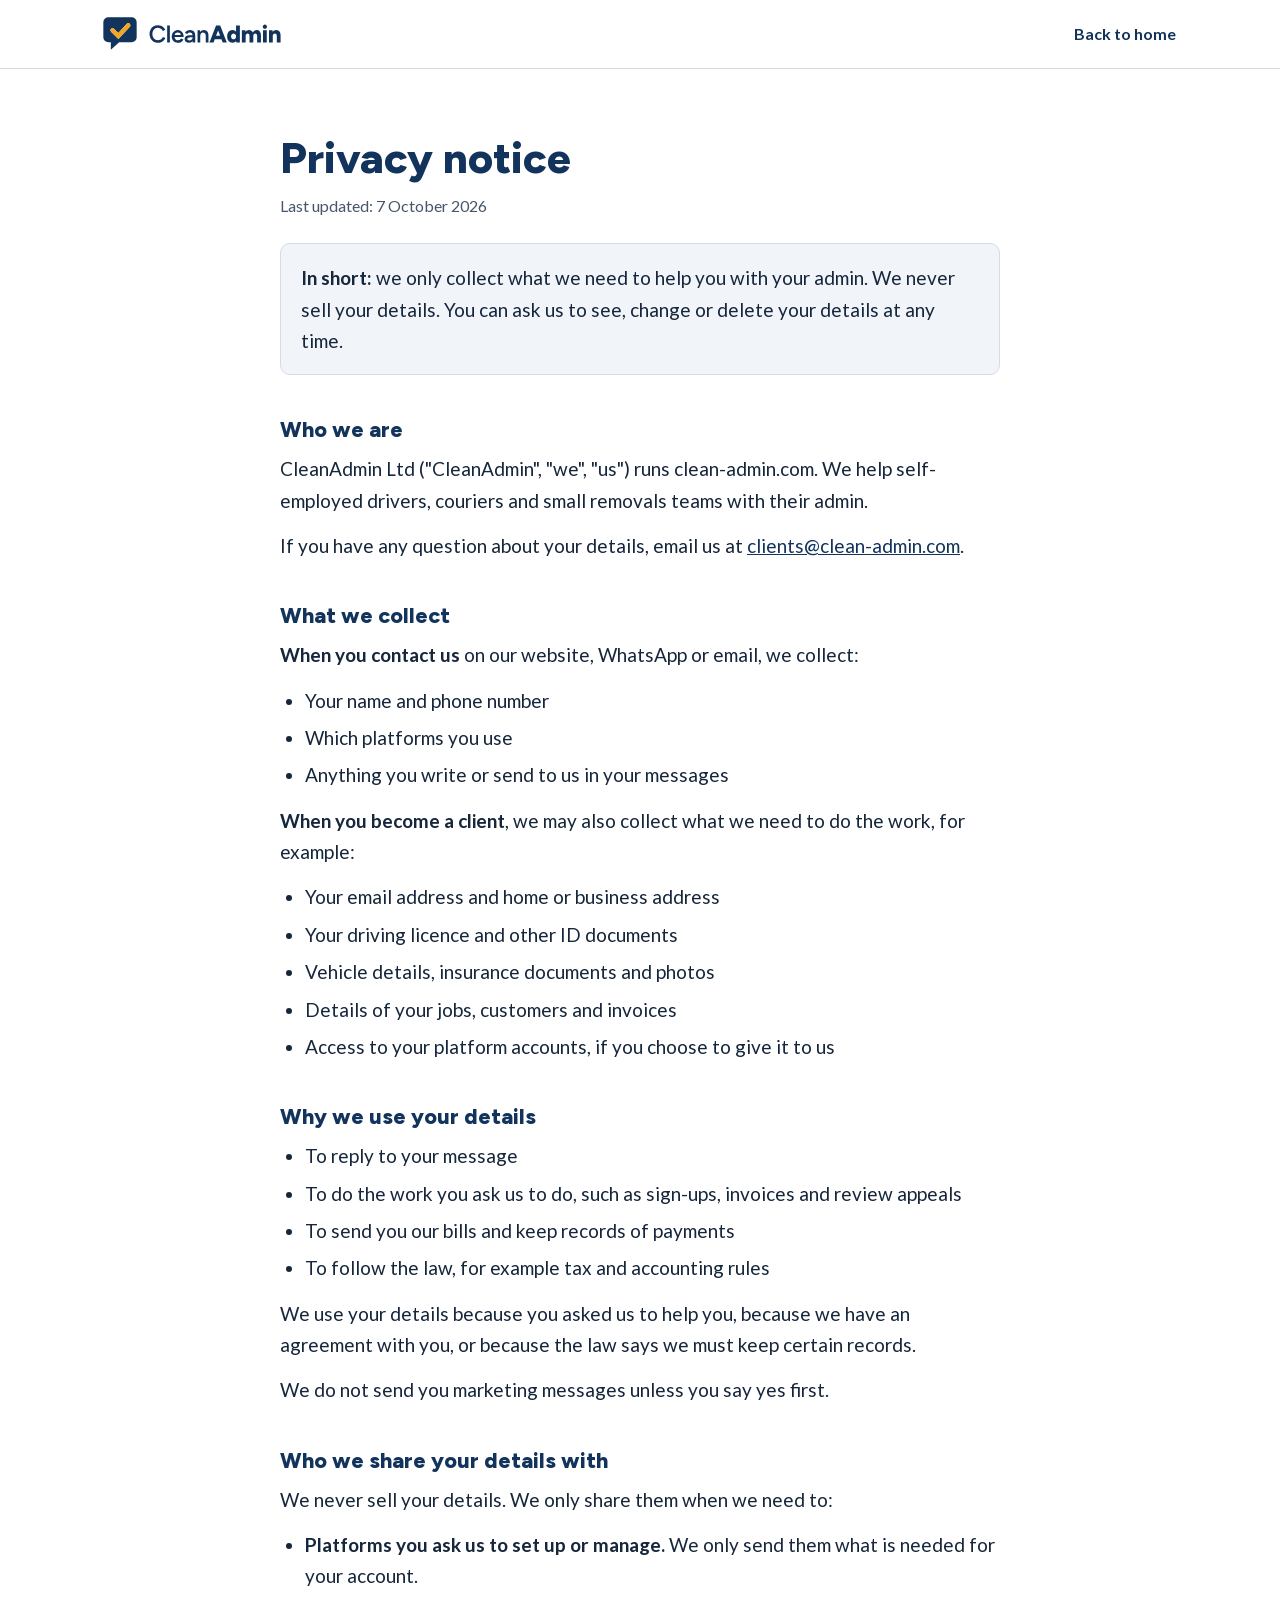
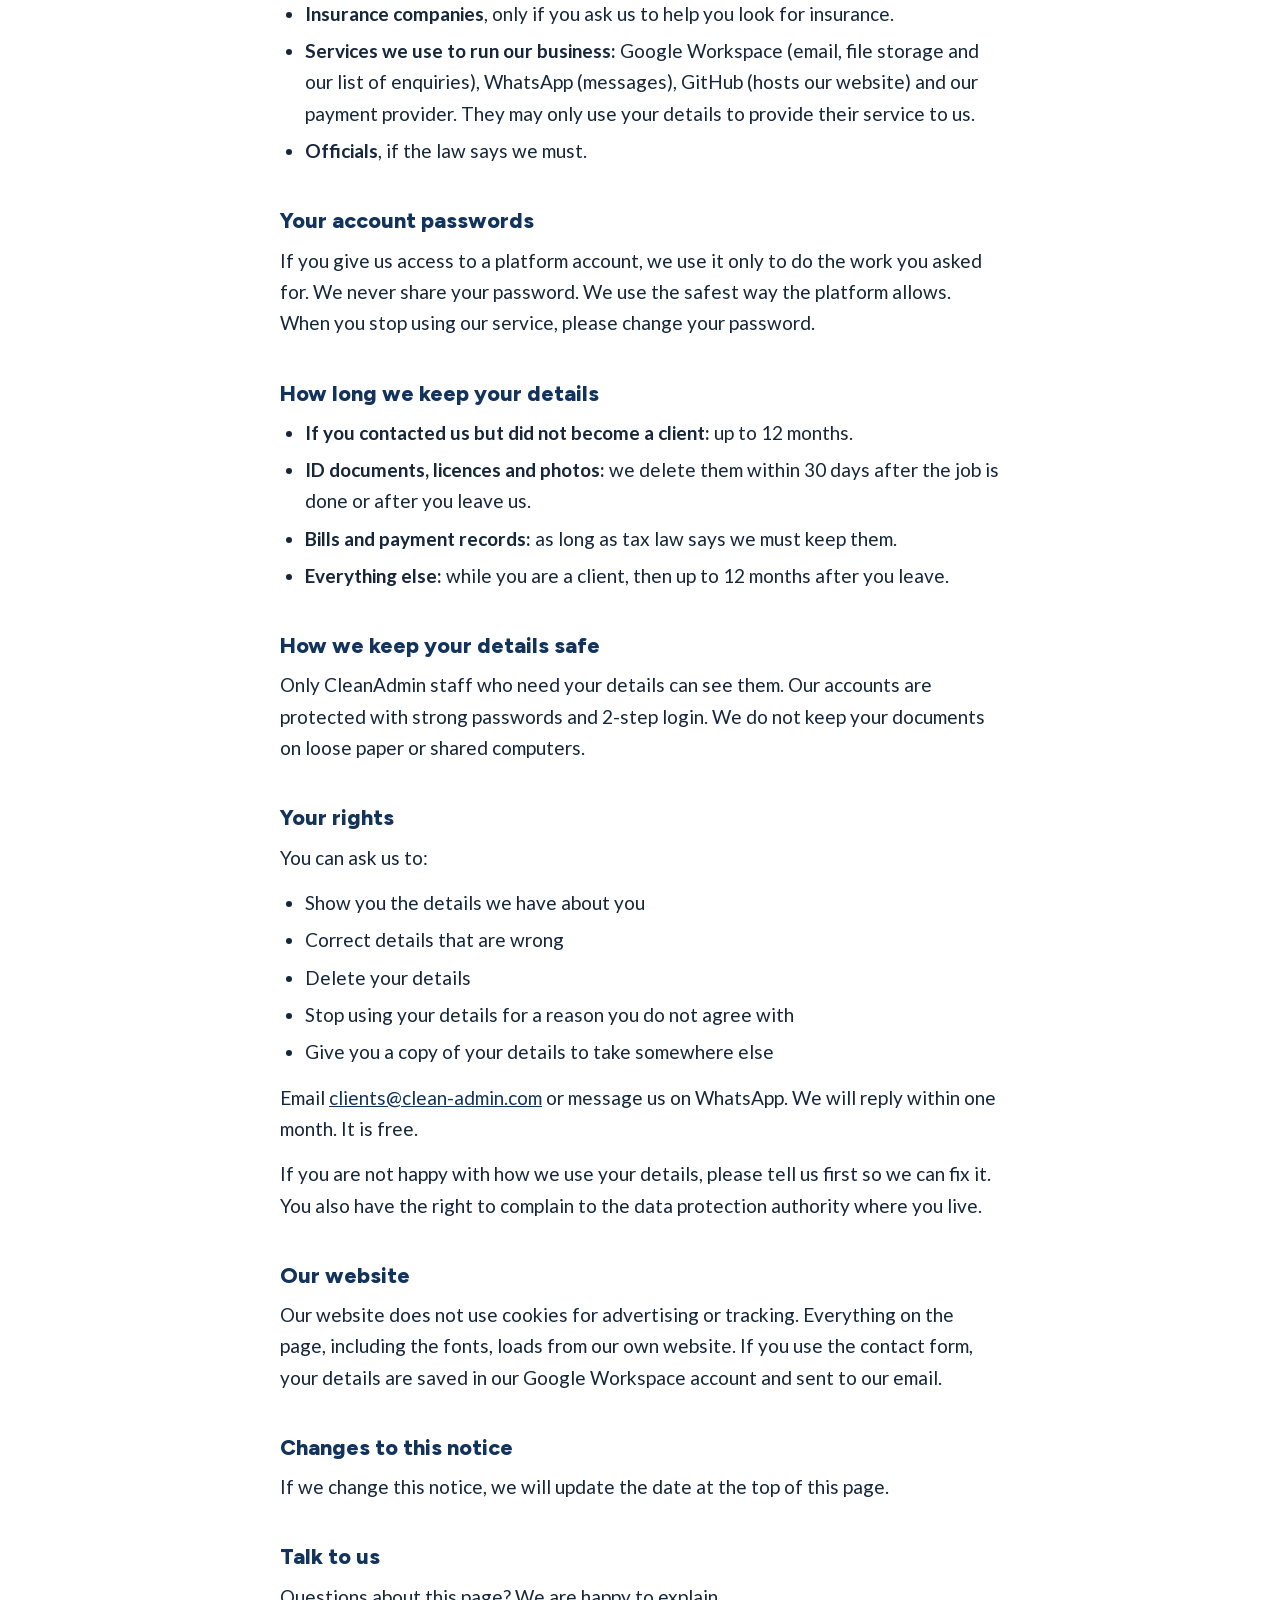
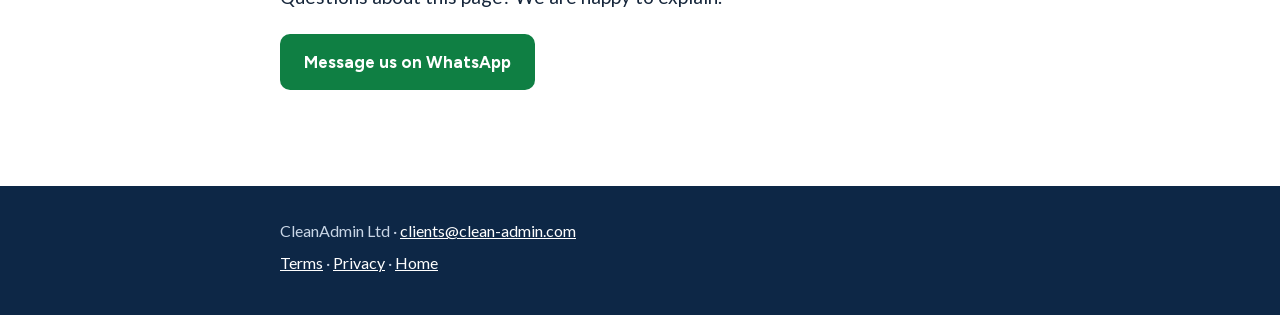
<file: privacy.html>
<!doctype html>
<html lang="en">
<head>
<meta charset="utf-8">
<link rel="canonical" href="https://www.clean-admin.com/privacy">
<meta name="viewport" content="width=device-width, initial-scale=1, viewport-fit=cover">
<title>Privacy notice | CleanAdmin</title>
<meta name="description" content="How CleanAdmin collects, uses and protects your details.">
<meta http-equiv="Content-Security-Policy" content="default-src 'self'; script-src 'self' 'unsafe-inline'; style-src 'self' 'unsafe-inline'; img-src 'self' data:; font-src 'self'; connect-src 'self' https://script.google.com https://script.googleusercontent.com; form-action 'self'; base-uri 'self'; object-src 'none'">
<meta name="referrer" content="strict-origin-when-cross-origin">
<meta name="color-scheme" content="light">
<meta name="format-detection" content="telephone=no">
<meta name="theme-color" content="#12335B">
<link rel="icon" href="/favicon.ico" sizes="48x48">
<link rel="icon" href="/favicon.svg" type="image/svg+xml">
<link rel="apple-touch-icon" href="/apple-touch-icon-180.png">
<link rel="manifest" href="/site.webmanifest">
<link rel="preload" href="/fonts/lato-400.woff2" as="font" type="font/woff2" crossorigin>
<link rel="preload" href="/fonts/figtree.woff2" as="font" type="font/woff2" crossorigin>
<style>@font-face{font-family:'Figtree';font-style:normal;font-weight:600 800;font-display:swap;src:url(/fonts/figtree.woff2) format('woff2');unicode-range:U+0000-00FF, U+0131, U+0152-0153, U+02BB-02BC, U+02C6, U+02DA, U+02DC, U+0304, U+0308, U+0329, U+2000-206F, U+20AC, U+2122, U+2191, U+2193, U+2212, U+2215, U+FEFF, U+FFFD}@font-face{font-family:'Lato';font-style:italic;font-weight:300;font-display:swap;src:url(/fonts/lato-300-italic.woff2) format('woff2');unicode-range:U+0000-00FF, U+0131, U+0152-0153, U+02BB-02BC, U+02C6, U+02DA, U+02DC, U+0304, U+0308, U+0329, U+2000-206F, U+20AC, U+2122, U+2191, U+2193, U+2212, U+2215, U+FEFF, U+FFFD}@font-face{font-family:'Lato';font-style:italic;font-weight:400;font-display:swap;src:url(/fonts/lato-400-italic.woff2) format('woff2');unicode-range:U+0000-00FF, U+0131, U+0152-0153, U+02BB-02BC, U+02C6, U+02DA, U+02DC, U+0304, U+0308, U+0329, U+2000-206F, U+20AC, U+2122, U+2191, U+2193, U+2212, U+2215, U+FEFF, U+FFFD}@font-face{font-family:'Lato';font-style:italic;font-weight:700;font-display:swap;src:url(/fonts/lato-700-italic.woff2) format('woff2');unicode-range:U+0000-00FF, U+0131, U+0152-0153, U+02BB-02BC, U+02C6, U+02DA, U+02DC, U+0304, U+0308, U+0329, U+2000-206F, U+20AC, U+2122, U+2191, U+2193, U+2212, U+2215, U+FEFF, U+FFFD}@font-face{font-family:'Lato';font-style:italic;font-weight:900;font-display:swap;src:url(/fonts/lato-900-italic.woff2) format('woff2');unicode-range:U+0000-00FF, U+0131, U+0152-0153, U+02BB-02BC, U+02C6, U+02DA, U+02DC, U+0304, U+0308, U+0329, U+2000-206F, U+20AC, U+2122, U+2191, U+2193, U+2212, U+2215, U+FEFF, U+FFFD}@font-face{font-family:'Lato';font-style:normal;font-weight:300;font-display:swap;src:url(/fonts/lato-300.woff2) format('woff2');unicode-range:U+0000-00FF, U+0131, U+0152-0153, U+02BB-02BC, U+02C6, U+02DA, U+02DC, U+0304, U+0308, U+0329, U+2000-206F, U+20AC, U+2122, U+2191, U+2193, U+2212, U+2215, U+FEFF, U+FFFD}@font-face{font-family:'Lato';font-style:normal;font-weight:400;font-display:swap;src:url(/fonts/lato-400.woff2) format('woff2');unicode-range:U+0000-00FF, U+0131, U+0152-0153, U+02BB-02BC, U+02C6, U+02DA, U+02DC, U+0304, U+0308, U+0329, U+2000-206F, U+20AC, U+2122, U+2191, U+2193, U+2212, U+2215, U+FEFF, U+FFFD}@font-face{font-family:'Lato';font-style:normal;font-weight:700;font-display:swap;src:url(/fonts/lato-700.woff2) format('woff2');unicode-range:U+0000-00FF, U+0131, U+0152-0153, U+02BB-02BC, U+02C6, U+02DA, U+02DC, U+0304, U+0308, U+0329, U+2000-206F, U+20AC, U+2122, U+2191, U+2193, U+2212, U+2215, U+FEFF, U+FFFD}@font-face{font-family:'Lato';font-style:normal;font-weight:900;font-display:swap;src:url(/fonts/lato-900.woff2) format('woff2');unicode-range:U+0000-00FF, U+0131, U+0152-0153, U+02BB-02BC, U+02C6, U+02DA, U+02DC, U+0304, U+0308, U+0329, U+2000-206F, U+20AC, U+2122, U+2191, U+2193, U+2212, U+2215, U+FEFF, U+FFFD}</style>
<style>:root{color-scheme: light;--blue: #12335B;--amber: #F5A524;--amber-soft: #FEF3DC;--ink: #16263B;--muted: #475669;--line: #D3DCE7;--band: #F1F5FA;--white: #FFFFFF;--wa: #0F7F43;--wa-hover: #0B6635;--focus: #2F6FD6;--font-head: "Figtree", "Segoe UI", Roboto, Helvetica, Arial, sans-serif;--font-body: "Lato", "Segoe UI", Roboto, Helvetica, Arial, sans-serif;}*{box-sizing: border-box;}[hidden]{display: none !important;}body{margin: 0;background: var(--white);color: var(--ink);font-family: var(--font-body);font-size: 18px;line-height: 1.65;-webkit-font-smoothing: antialiased;}a{color: var(--blue);}:focus-visible{outline: 3px solid var(--focus);outline-offset: 3px;border-radius: 4px;}.wrap{max-width: 760px;margin: 0 auto;padding-inline: 20px;}.site-header{position: sticky;top: env(safe-area-inset-top, 0px);background: var(--white);border-bottom: 1px solid var(--line);z-index: 10;}.site-header .wrap{max-width: 1120px;display: flex;align-items: center;justify-content: space-between;gap: 16px;min-height: 68px;}.logo svg{display: block;height: 34px;width: auto;}.back{font-weight: 700;font-size: 1rem;text-decoration: none;padding: 10px 4px;}main{padding-block: 40px 64px;}h1{font-family: var(--font-head);color: var(--blue);font-size: 2.1rem;line-height: 1.2;margin: 0 0 8px;font-weight: 800;text-wrap: balance;}h2{font-family: var(--font-head);color: var(--blue);font-size: 1.35rem;line-height: 1.3;margin: 40px 0 10px;font-weight: 800;text-wrap: balance;}p, ul{margin: 0 0 14px;}ul{padding-left: 1.3em;}li{margin-bottom: 6px;}.updated{color: var(--muted);font-size: 1rem;}.intro{background: var(--band);border: 1px solid var(--line);border-radius: 10px;padding: 18px 20px;margin-top: 24px;}.intro p:last-child{margin-bottom: 0;}.btn-wa{display: inline-flex;align-items: center;justify-content: center;gap: 10px;min-height: 56px;padding: 12px 24px;background: var(--wa);color: var(--white);font: 700 1.05rem/1.2 var(--font-head);text-decoration: none;border-radius: 10px;margin-top: 8px;}.btn-wa:hover{background: var(--wa-hover);}.site-footer{background: #0D2746;color: #C9D6E6;padding-block: 32px;font-size: 1rem;}.site-footer a{color: var(--white);}.site-footer p{margin: 0 0 6px;}@media (min-width: 760px){body{font-size: 19px;}h1{font-size: 2.7rem;}main{padding-block: 64px 96px;}.logo svg{height: 40px;}}</style>
</head>
<body>
<header class="site-header">
  <div class="wrap">
    <a class="logo" href="/" aria-label="CleanAdmin home"><svg role="img" aria-label="CleanAdmin" xmlns="http://www.w3.org/2000/svg" viewBox="0 0 254.32 56.00"><g transform="translate(0 0) scale(1.1666666666666667)"><path fill-rule="evenodd" fill="#12335B" d="M10 4h28a6 6 0 0 1 6 6v18a6 6 0 0 1-6 6H23l-10 9v-9h-3a6 6 0 0 1-6-6V10a6 6 0 0 1 6-6z M13.23 21.27 L22.07 30.11 L35.84 15.20 A2.5 2.5 0 0 0 32.16 11.80 L21.93 22.89 L16.77 17.73 A2.5 2.5 0 0 0 13.23 21.27 Z"/><path fill="#F5A524" d="M13.23 21.27 L22.07 30.11 L35.84 15.20 A2.5 2.5 0 0 0 32.16 11.80 L21.93 22.89 L16.77 17.73 A2.5 2.5 0 0 0 13.23 21.27 Z"/></g><g transform="translate(0 0)"><path fill="#12335B" d="M81.124 40.308Q77.69 40.308 75.021 38.727000000000004Q72.352 37.146 70.839 34.375Q69.326 31.604 69.326 28.0Q69.326 24.395999999999997 70.839 21.624999999999996Q72.352 18.853999999999996 75.004 17.272999999999996Q77.656 15.691999999999997 81.09 15.691999999999997Q83.402 15.691999999999997 85.44200000000001 16.525Q87.482 17.357999999999997 89.063 18.819999999999997Q90.644 20.281999999999996 91.494 22.22L87.89 23.682Q87.278 22.389999999999997 86.24100000000001 21.386999999999997Q85.20400000000001 20.383999999999997 83.87800000000001 19.839999999999996Q82.552 19.295999999999996 81.09 19.295999999999996Q78.846 19.295999999999996 77.095 20.417999999999996Q75.344 21.539999999999996 74.341 23.494999999999997Q73.338 25.449999999999996 73.338 28.0Q73.338 30.549999999999997 74.341 32.522Q75.344 34.494 77.12899999999999 35.616Q78.914 36.738 81.19200000000001 36.738Q82.688 36.738 83.997 36.143Q85.306 35.548 86.34299999999999 34.494Q87.38 33.44 87.992 32.046L91.596 33.507999999999996Q90.74600000000001 35.513999999999996 89.182 37.06099999999999Q87.618 38.608 85.544 39.458Q83.47 40.308 81.124 40.308Z M94.01 39.9V16.099999999999998H97.818V39.9Z M108.936 40.308Q106.45400000000001 40.308 104.53300000000002 39.169Q102.61200000000001 38.03 101.507 36.024Q100.40200000000002 34.018 100.40200000000002 31.4Q100.40200000000002 28.781999999999996 101.52400000000002 26.775999999999996Q102.64600000000002 24.769999999999996 104.60100000000001 23.630999999999997Q106.55600000000001 22.491999999999997 109.072 22.491999999999997Q111.35000000000001 22.491999999999997 113.186 23.665Q115.022 24.837999999999997 116.09300000000002 27.047999999999995Q117.16400000000002 29.257999999999996 117.16400000000002 32.318H104.346Q104.516 34.46 105.927 35.684Q107.33800000000001 36.908 109.27600000000001 36.908Q110.84 36.908 111.86000000000001 36.211Q112.88000000000001 35.513999999999996 113.45800000000001 34.391999999999996L116.82400000000001 35.82Q116.11000000000001 37.18 115.00500000000001 38.2Q113.9 39.22 112.387 39.763999999999996Q110.87400000000001 40.308 108.936 40.308ZM104.584 29.394H113.05000000000001Q112.94800000000001 28.169999999999998 112.33600000000001 27.370999999999995Q111.72400000000002 26.571999999999996 110.84000000000002 26.163999999999994Q109.95600000000002 25.755999999999997 108.97000000000001 25.755999999999997Q108.01800000000001 25.755999999999997 107.049 26.147Q106.08000000000001 26.537999999999997 105.4 27.354Q104.72000000000001 28.169999999999998 104.584 29.394Z M124.882 40.308Q121.82200000000002 40.308 120.13900000000001 38.948Q118.45600000000002 37.588 118.45600000000002 35.105999999999995Q118.45600000000002 32.454 120.24100000000001 31.06Q122.02600000000001 29.665999999999997 125.22200000000001 29.665999999999997H129.54000000000002Q129.336 27.796 128.48600000000002 26.81Q127.63600000000001 25.823999999999998 125.97000000000001 25.823999999999998Q124.74600000000001 25.823999999999998 123.828 26.333999999999996Q122.91000000000001 26.843999999999998 122.26400000000001 27.932L118.93200000000002 26.708Q119.47600000000001 25.586 120.37700000000001 24.616999999999997Q121.278 23.647999999999996 122.655 23.069999999999997Q124.03200000000001 22.491999999999997 125.97000000000001 22.491999999999997Q128.452 22.491999999999997 130.118 23.461Q131.78400000000002 24.43 132.58300000000003 26.232Q133.382 28.034 133.382 30.583999999999996L133.28 39.9H129.77800000000002L129.67600000000002 37.826Q128.996 39.016 127.78900000000002 39.662Q126.58200000000001 40.308 124.882 40.308ZM125.358 37.111999999999995Q126.61600000000001 37.111999999999995 127.58500000000001 36.550999999999995Q128.554 35.989999999999995 129.08100000000002 35.038Q129.608 34.086 129.608 32.93V32.589999999999996H126.44600000000001Q124.168 32.589999999999996 123.25 33.218999999999994Q122.33200000000001 33.848 122.33200000000001 35.004Q122.33200000000001 35.989999999999995 123.131 36.550999999999995Q123.93 37.111999999999995 125.358 37.111999999999995Z M136.544 39.9V22.9H140.114L140.28400000000002 25.314Q141.1 23.953999999999997 142.409 23.223Q143.71800000000002 22.491999999999997 145.418 22.491999999999997Q147.458 22.491999999999997 148.90300000000002 23.307999999999996Q150.348 24.123999999999995 151.113 25.840999999999998Q151.87800000000001 27.558 151.87800000000001 30.311999999999998V39.9H148.07V31.195999999999998Q148.07 29.156 147.611 28.051Q147.15200000000002 26.945999999999998 146.31900000000002 26.503999999999998Q145.48600000000002 26.061999999999998 144.364 26.061999999999998Q142.46 26.028 141.406 27.32Q140.352 28.612 140.352 31.025999999999996V39.9Z"/><path fill="#12335B" d="M153.204 39.9 162.45200000000003 16.099999999999998H168.3L177.54800000000003 39.9H171.76800000000003L170.03400000000002 35.378H160.71800000000002L158.984 39.9ZM162.48600000000002 30.549999999999997H168.23200000000003L165.376 22.933999999999997Z M185.674 40.308Q183.294 40.308 181.577 39.236999999999995Q179.86 38.166 178.925 36.16Q177.99 34.153999999999996 177.99 31.4Q177.99 28.612 178.925 26.622999999999998Q179.86 24.633999999999997 181.577 23.562999999999995Q183.294 22.491999999999997 185.674 22.491999999999997Q187.27200000000002 22.491999999999997 188.479 23.120999999999995Q189.686 23.749999999999996 190.502 24.906V16.099999999999998H195.806V39.9H190.74L190.604 37.757999999999996Q189.822 38.982 188.56400000000002 39.644999999999996Q187.306 40.308 185.674 40.308ZM187.068 35.412Q188.02 35.412 188.75100000000003 34.97Q189.48200000000003 34.528 189.94100000000003 33.69499999999999Q190.4 32.861999999999995 190.502 31.842V30.958Q190.4 29.937999999999995 189.94100000000003 29.121999999999996Q189.48200000000003 28.305999999999997 188.73400000000004 27.846999999999998Q187.98600000000002 27.387999999999998 187.03400000000002 27.387999999999998Q186.014 27.387999999999998 185.21500000000003 27.897999999999996Q184.41600000000003 28.407999999999998 183.95700000000002 29.308999999999997Q183.49800000000002 30.209999999999997 183.49800000000002 31.4Q183.49800000000002 32.589999999999996 183.97400000000002 33.491Q184.45000000000002 34.391999999999996 185.24900000000002 34.902Q186.048 35.412 187.068 35.412Z M198.59400000000002 39.9V22.9H203.592L203.79600000000002 25.041999999999998Q204.61200000000002 23.784 205.81900000000002 23.137999999999998Q207.026 22.491999999999997 208.488 22.491999999999997Q210.596 22.491999999999997 211.973 23.358999999999998Q213.35000000000002 24.226 213.996 25.994Q214.77800000000002 24.293999999999997 216.13800000000003 23.392999999999997Q217.49800000000002 22.491999999999997 219.198 22.491999999999997Q222.258 22.491999999999997 223.805 24.362Q225.352 26.232 225.318 30.176V39.9H220.014V31.195999999999998Q220.014 29.836 219.72500000000002 29.037Q219.436 28.238 218.892 27.863999999999997Q218.348 27.49 217.60000000000002 27.455999999999996Q216.138 27.421999999999997 215.373 28.288999999999998Q214.608 29.156 214.608 30.924V39.9H209.304V31.195999999999998Q209.304 29.836 209.01500000000001 29.037Q208.72600000000003 28.238 208.18200000000002 27.863999999999997Q207.638 27.49 206.89000000000001 27.455999999999996Q205.42800000000003 27.421999999999997 204.663 28.288999999999998Q203.89800000000002 29.156 203.89800000000002 30.924V39.9Z M228.174 39.9V22.9H233.478V39.9ZM230.826 20.723999999999997Q229.636 20.723999999999997 228.735 19.822999999999997Q227.834 18.921999999999997 227.834 17.731999999999996Q227.834 16.473999999999997 228.735 15.606999999999998Q229.636 14.739999999999998 230.826 14.739999999999998Q232.05 14.739999999999998 232.93400000000003 15.606999999999998Q233.818 16.473999999999997 233.818 17.731999999999996Q233.818 18.921999999999997 232.93400000000003 19.822999999999997Q232.05 20.723999999999997 230.826 20.723999999999997Z M236.57200000000003 39.9V22.9H241.57000000000002L241.77400000000003 25.075999999999997Q242.62400000000002 23.851999999999997 243.848 23.171999999999997Q245.07200000000003 22.491999999999997 246.60200000000003 22.491999999999997Q248.64200000000002 22.491999999999997 250.03600000000003 23.324999999999996Q251.43000000000004 24.157999999999998 252.127 25.857999999999997Q252.824 27.558 252.824 30.209999999999997V39.9H247.52V31.195999999999998Q247.52 29.836 247.214 29.037Q246.90800000000002 28.238 246.34700000000004 27.863999999999997Q245.78600000000003 27.49 244.97000000000003 27.455999999999996Q243.44000000000003 27.421999999999997 242.65800000000002 28.288999999999998Q241.87600000000003 29.156 241.87600000000003 30.924V39.9Z"/></g></svg></a>
    <a class="back" href="/">Back to home</a>
  </div>
</header>
<main class="wrap">

<h1>Privacy notice</h1>
<p class="updated">Last updated: 7 October 2026</p>
<div class="intro">
  <p><b>In short:</b> we only collect what we need to help you with your admin. We never sell your details. You can ask us to see, change or delete your details at any time.</p>
</div>

<h2>Who we are</h2>
<p>CleanAdmin Ltd ("CleanAdmin", "we", "us") runs clean-admin.com. We help self-employed drivers, couriers and small removals teams with their admin.</p>
<p>If you have any question about your details, email us at <a href="mailto:clients@clean-admin.com">clients@clean-admin.com</a>.</p>

<h2>What we collect</h2>
<p><b>When you contact us</b> on our website, WhatsApp or email, we collect:</p>
<ul>
  <li>Your name and phone number</li>
  <li>Which platforms you use</li>
  <li>Anything you write or send to us in your messages</li>
</ul>
<p><b>When you become a client</b>, we may also collect what we need to do the work, for example:</p>
<ul>
  <li>Your email address and home or business address</li>
  <li>Your driving licence and other ID documents</li>
  <li>Vehicle details, insurance documents and photos</li>
  <li>Details of your jobs, customers and invoices</li>
  <li>Access to your platform accounts, if you choose to give it to us</li>
</ul>

<h2>Why we use your details</h2>
<ul>
  <li>To reply to your message</li>
  <li>To do the work you ask us to do, such as sign-ups, invoices and review appeals</li>
  <li>To send you our bills and keep records of payments</li>
  <li>To follow the law, for example tax and accounting rules</li>
</ul>
<p>We use your details because you asked us to help you, because we have an agreement with you, or because the law says we must keep certain records.</p>
<p>We do not send you marketing messages unless you say yes first.</p>

<h2>Who we share your details with</h2>
<p>We never sell your details. We only share them when we need to:</p>
<ul>
  <li><b>Platforms you ask us to set up or manage.</b> We only send them what is needed for your account.</li>
  <li><b>Insurance companies</b>, only if you ask us to help you look for insurance.</li>
  <li><b>Services we use to run our business:</b> Google Workspace (email, file storage and our list of enquiries), WhatsApp (messages), GitHub (hosts our website) and our payment provider. They may only use your details to provide their service to us.</li>
  <li><b>Officials</b>, if the law says we must.</li>
</ul>

<h2>Your account passwords</h2>
<p>If you give us access to a platform account, we use it only to do the work you asked for. We never share your password. We use the safest way the platform allows. When you stop using our service, please change your password.</p>

<h2>How long we keep your details</h2>
<ul>
  <li><b>If you contacted us but did not become a client:</b> up to 12 months.</li>
  <li><b>ID documents, licences and photos:</b> we delete them within 30 days after the job is done or after you leave us.</li>
  <li><b>Bills and payment records:</b> as long as tax law says we must keep them.</li>
  <li><b>Everything else:</b> while you are a client, then up to 12 months after you leave.</li>
</ul>

<h2>How we keep your details safe</h2>
<p>Only CleanAdmin staff who need your details can see them. Our accounts are protected with strong passwords and 2-step login. We do not keep your documents on loose paper or shared computers.</p>

<h2>Your rights</h2>
<p>You can ask us to:</p>
<ul>
  <li>Show you the details we have about you</li>
  <li>Correct details that are wrong</li>
  <li>Delete your details</li>
  <li>Stop using your details for a reason you do not agree with</li>
  <li>Give you a copy of your details to take somewhere else</li>
</ul>
<p>Email <a href="mailto:clients@clean-admin.com">clients@clean-admin.com</a> or message us on WhatsApp. We will reply within one month. It is free.</p>
<p>If you are not happy with how we use your details, please tell us first so we can fix it. You also have the right to complain to the data protection authority where you live.</p>

<h2>Our website</h2>
<p>Our website does not use cookies for advertising or tracking. Everything on the page, including the fonts, loads from our own website. If you use the contact form, your details are saved in our Google Workspace account and sent to our email.</p>

<h2>Changes to this notice</h2>
<p>If we change this notice, we will update the date at the top of this page.</p>

<h2>Talk to us</h2>
<p>Questions about this page? We are happy to explain.</p>
<a class="btn-wa" href="https://wa.me/27679116083?text=Hi%20CleanAdmin%2C%20I%20have%20a%20question." target="_blank" rel="noopener">Message us on WhatsApp</a>
</main>
<footer class="site-footer">
  <div class="wrap">
    <p>CleanAdmin Ltd &middot; <a href="mailto:clients@clean-admin.com">clients@clean-admin.com</a></p>
    <p><a href="terms.html">Terms</a> &middot; <a href="privacy.html">Privacy</a> &middot; <a href="/">Home</a></p>
  </div>
</footer>
</body>
</html>
</file>
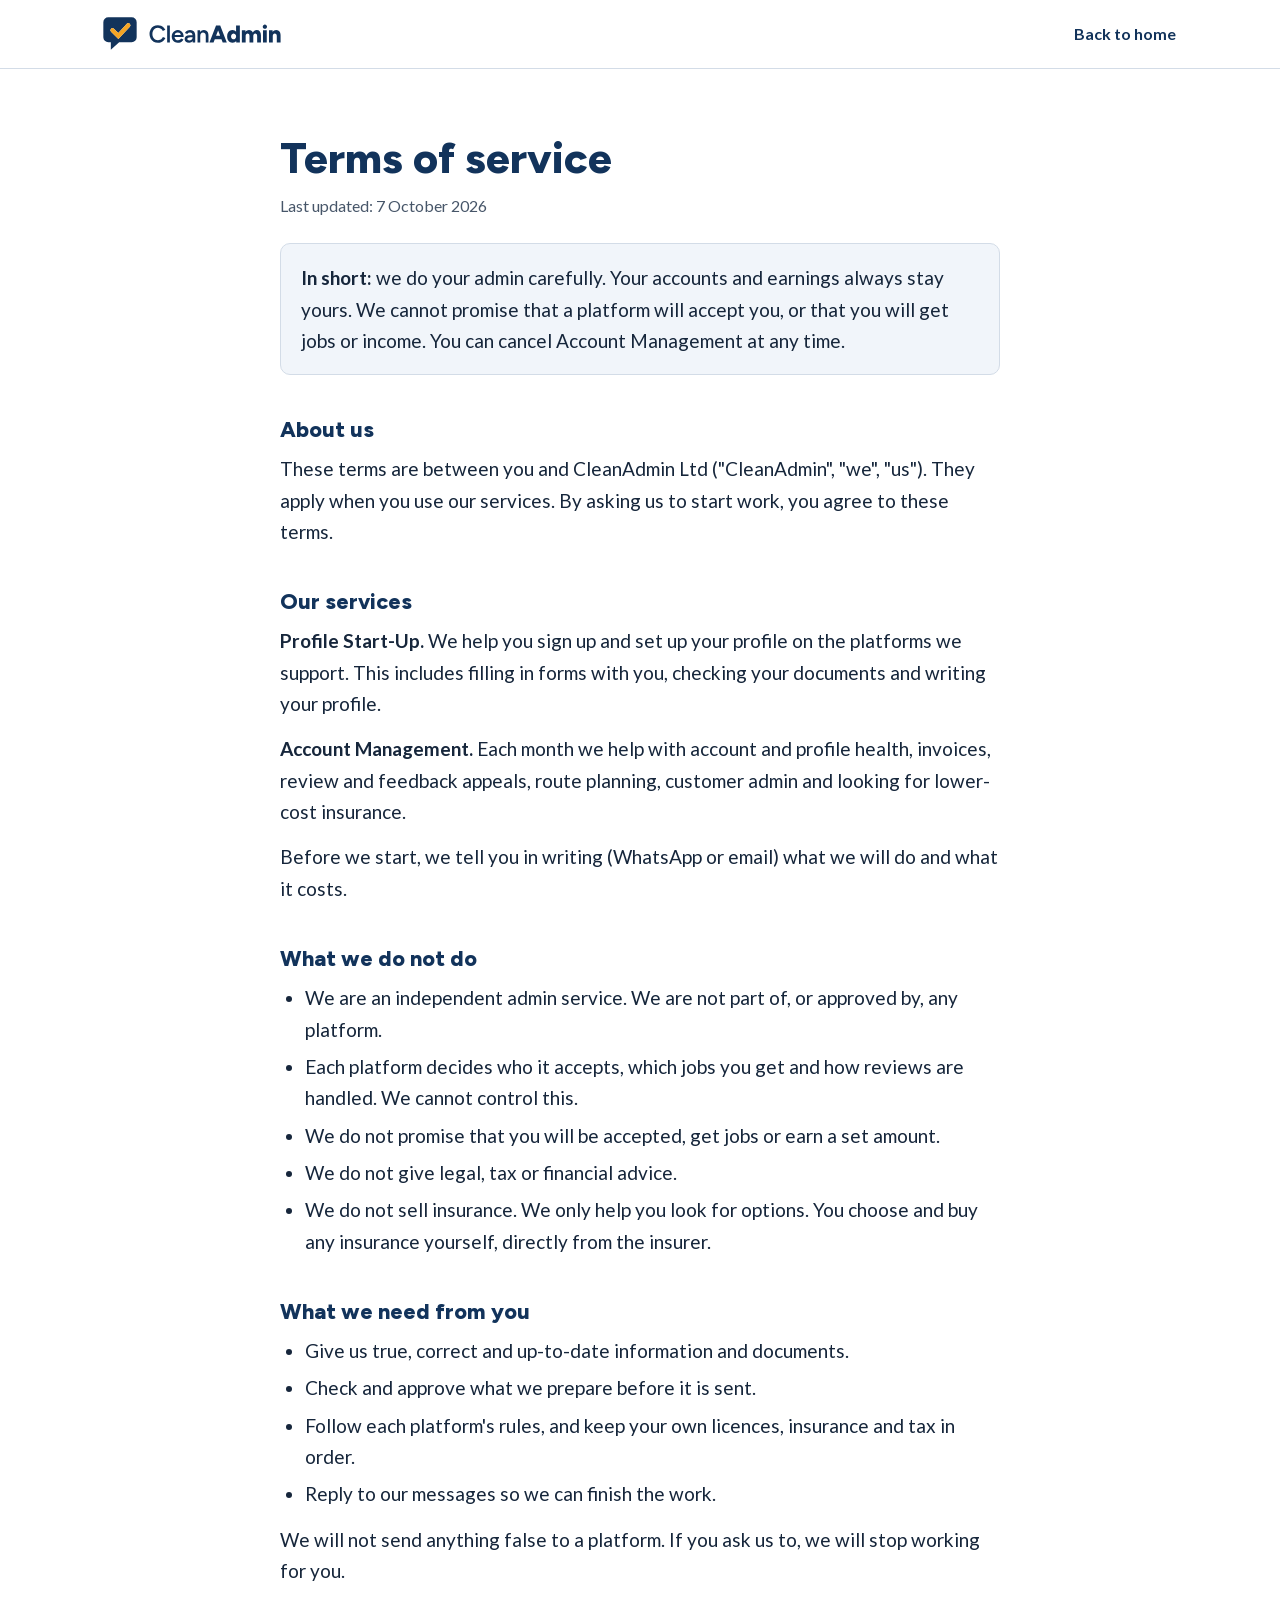
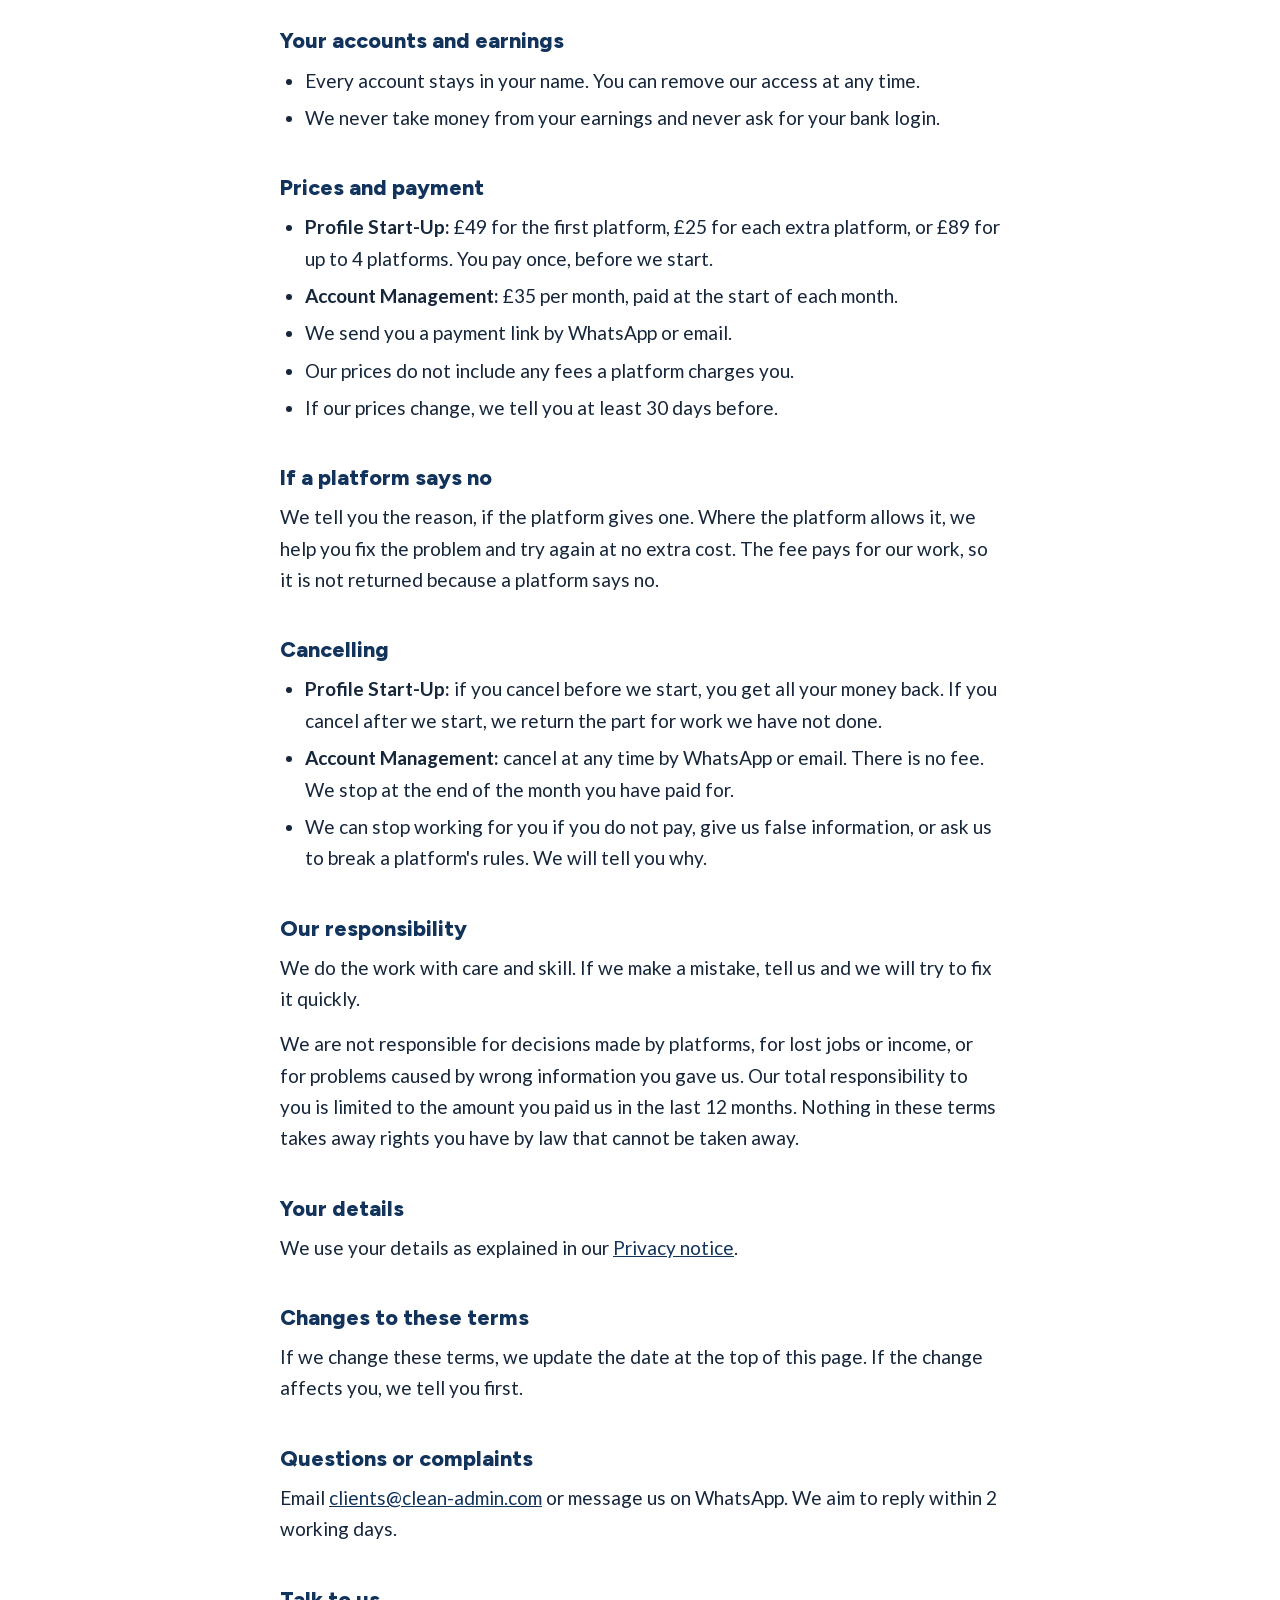
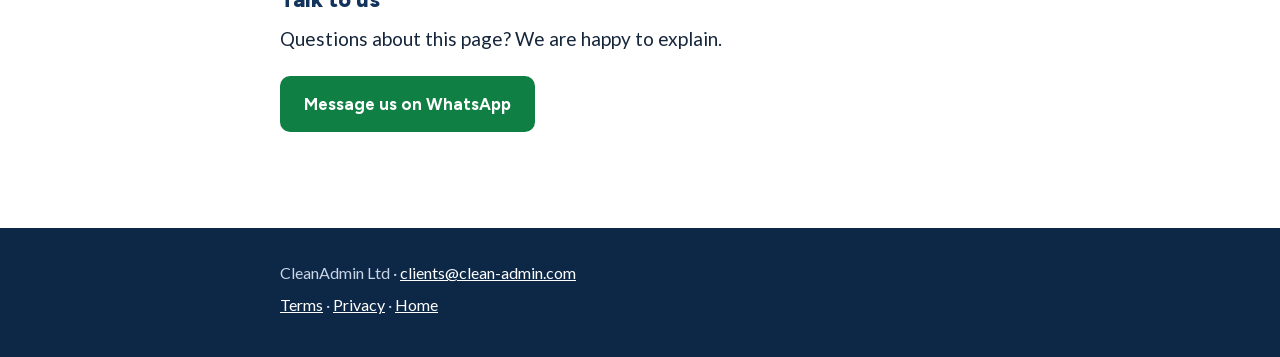
<file: terms.html>
<!doctype html>
<html lang="en">
<head>
<meta charset="utf-8">
<link rel="canonical" href="https://www.clean-admin.com/terms">
<meta name="viewport" content="width=device-width, initial-scale=1, viewport-fit=cover">
<title>Terms of service | CleanAdmin</title>
<meta name="description" content="The terms for using CleanAdmin's admin services.">
<meta http-equiv="Content-Security-Policy" content="default-src 'self'; script-src 'self' 'unsafe-inline'; style-src 'self' 'unsafe-inline'; img-src 'self' data:; font-src 'self'; connect-src 'self' https://script.google.com https://script.googleusercontent.com; form-action 'self'; base-uri 'self'; object-src 'none'">
<meta name="referrer" content="strict-origin-when-cross-origin">
<meta name="color-scheme" content="light">
<meta name="format-detection" content="telephone=no">
<meta name="theme-color" content="#12335B">
<link rel="icon" href="/favicon.ico" sizes="48x48">
<link rel="icon" href="/favicon.svg" type="image/svg+xml">
<link rel="apple-touch-icon" href="/apple-touch-icon-180.png">
<link rel="manifest" href="/site.webmanifest">
<link rel="preload" href="/fonts/lato-400.woff2" as="font" type="font/woff2" crossorigin>
<link rel="preload" href="/fonts/figtree.woff2" as="font" type="font/woff2" crossorigin>
<style>@font-face{font-family:'Figtree';font-style:normal;font-weight:600 800;font-display:swap;src:url(/fonts/figtree.woff2) format('woff2');unicode-range:U+0000-00FF, U+0131, U+0152-0153, U+02BB-02BC, U+02C6, U+02DA, U+02DC, U+0304, U+0308, U+0329, U+2000-206F, U+20AC, U+2122, U+2191, U+2193, U+2212, U+2215, U+FEFF, U+FFFD}@font-face{font-family:'Lato';font-style:italic;font-weight:300;font-display:swap;src:url(/fonts/lato-300-italic.woff2) format('woff2');unicode-range:U+0000-00FF, U+0131, U+0152-0153, U+02BB-02BC, U+02C6, U+02DA, U+02DC, U+0304, U+0308, U+0329, U+2000-206F, U+20AC, U+2122, U+2191, U+2193, U+2212, U+2215, U+FEFF, U+FFFD}@font-face{font-family:'Lato';font-style:italic;font-weight:400;font-display:swap;src:url(/fonts/lato-400-italic.woff2) format('woff2');unicode-range:U+0000-00FF, U+0131, U+0152-0153, U+02BB-02BC, U+02C6, U+02DA, U+02DC, U+0304, U+0308, U+0329, U+2000-206F, U+20AC, U+2122, U+2191, U+2193, U+2212, U+2215, U+FEFF, U+FFFD}@font-face{font-family:'Lato';font-style:italic;font-weight:700;font-display:swap;src:url(/fonts/lato-700-italic.woff2) format('woff2');unicode-range:U+0000-00FF, U+0131, U+0152-0153, U+02BB-02BC, U+02C6, U+02DA, U+02DC, U+0304, U+0308, U+0329, U+2000-206F, U+20AC, U+2122, U+2191, U+2193, U+2212, U+2215, U+FEFF, U+FFFD}@font-face{font-family:'Lato';font-style:italic;font-weight:900;font-display:swap;src:url(/fonts/lato-900-italic.woff2) format('woff2');unicode-range:U+0000-00FF, U+0131, U+0152-0153, U+02BB-02BC, U+02C6, U+02DA, U+02DC, U+0304, U+0308, U+0329, U+2000-206F, U+20AC, U+2122, U+2191, U+2193, U+2212, U+2215, U+FEFF, U+FFFD}@font-face{font-family:'Lato';font-style:normal;font-weight:300;font-display:swap;src:url(/fonts/lato-300.woff2) format('woff2');unicode-range:U+0000-00FF, U+0131, U+0152-0153, U+02BB-02BC, U+02C6, U+02DA, U+02DC, U+0304, U+0308, U+0329, U+2000-206F, U+20AC, U+2122, U+2191, U+2193, U+2212, U+2215, U+FEFF, U+FFFD}@font-face{font-family:'Lato';font-style:normal;font-weight:400;font-display:swap;src:url(/fonts/lato-400.woff2) format('woff2');unicode-range:U+0000-00FF, U+0131, U+0152-0153, U+02BB-02BC, U+02C6, U+02DA, U+02DC, U+0304, U+0308, U+0329, U+2000-206F, U+20AC, U+2122, U+2191, U+2193, U+2212, U+2215, U+FEFF, U+FFFD}@font-face{font-family:'Lato';font-style:normal;font-weight:700;font-display:swap;src:url(/fonts/lato-700.woff2) format('woff2');unicode-range:U+0000-00FF, U+0131, U+0152-0153, U+02BB-02BC, U+02C6, U+02DA, U+02DC, U+0304, U+0308, U+0329, U+2000-206F, U+20AC, U+2122, U+2191, U+2193, U+2212, U+2215, U+FEFF, U+FFFD}@font-face{font-family:'Lato';font-style:normal;font-weight:900;font-display:swap;src:url(/fonts/lato-900.woff2) format('woff2');unicode-range:U+0000-00FF, U+0131, U+0152-0153, U+02BB-02BC, U+02C6, U+02DA, U+02DC, U+0304, U+0308, U+0329, U+2000-206F, U+20AC, U+2122, U+2191, U+2193, U+2212, U+2215, U+FEFF, U+FFFD}</style>
<style>:root{color-scheme: light;--blue: #12335B;--amber: #F5A524;--amber-soft: #FEF3DC;--ink: #16263B;--muted: #475669;--line: #D3DCE7;--band: #F1F5FA;--white: #FFFFFF;--wa: #0F7F43;--wa-hover: #0B6635;--focus: #2F6FD6;--font-head: "Figtree", "Segoe UI", Roboto, Helvetica, Arial, sans-serif;--font-body: "Lato", "Segoe UI", Roboto, Helvetica, Arial, sans-serif;}*{box-sizing: border-box;}[hidden]{display: none !important;}body{margin: 0;background: var(--white);color: var(--ink);font-family: var(--font-body);font-size: 18px;line-height: 1.65;-webkit-font-smoothing: antialiased;}a{color: var(--blue);}:focus-visible{outline: 3px solid var(--focus);outline-offset: 3px;border-radius: 4px;}.wrap{max-width: 760px;margin: 0 auto;padding-inline: 20px;}.site-header{position: sticky;top: env(safe-area-inset-top, 0px);background: var(--white);border-bottom: 1px solid var(--line);z-index: 10;}.site-header .wrap{max-width: 1120px;display: flex;align-items: center;justify-content: space-between;gap: 16px;min-height: 68px;}.logo svg{display: block;height: 34px;width: auto;}.back{font-weight: 700;font-size: 1rem;text-decoration: none;padding: 10px 4px;}main{padding-block: 40px 64px;}h1{font-family: var(--font-head);color: var(--blue);font-size: 2.1rem;line-height: 1.2;margin: 0 0 8px;font-weight: 800;text-wrap: balance;}h2{font-family: var(--font-head);color: var(--blue);font-size: 1.35rem;line-height: 1.3;margin: 40px 0 10px;font-weight: 800;text-wrap: balance;}p, ul{margin: 0 0 14px;}ul{padding-left: 1.3em;}li{margin-bottom: 6px;}.updated{color: var(--muted);font-size: 1rem;}.intro{background: var(--band);border: 1px solid var(--line);border-radius: 10px;padding: 18px 20px;margin-top: 24px;}.intro p:last-child{margin-bottom: 0;}.btn-wa{display: inline-flex;align-items: center;justify-content: center;gap: 10px;min-height: 56px;padding: 12px 24px;background: var(--wa);color: var(--white);font: 700 1.05rem/1.2 var(--font-head);text-decoration: none;border-radius: 10px;margin-top: 8px;}.btn-wa:hover{background: var(--wa-hover);}.site-footer{background: #0D2746;color: #C9D6E6;padding-block: 32px;font-size: 1rem;}.site-footer a{color: var(--white);}.site-footer p{margin: 0 0 6px;}@media (min-width: 760px){body{font-size: 19px;}h1{font-size: 2.7rem;}main{padding-block: 64px 96px;}.logo svg{height: 40px;}}</style>
</head>
<body>
<header class="site-header">
  <div class="wrap">
    <a class="logo" href="/" aria-label="CleanAdmin home"><svg role="img" aria-label="CleanAdmin" xmlns="http://www.w3.org/2000/svg" viewBox="0 0 254.32 56.00"><g transform="translate(0 0) scale(1.1666666666666667)"><path fill-rule="evenodd" fill="#12335B" d="M10 4h28a6 6 0 0 1 6 6v18a6 6 0 0 1-6 6H23l-10 9v-9h-3a6 6 0 0 1-6-6V10a6 6 0 0 1 6-6z M13.23 21.27 L22.07 30.11 L35.84 15.20 A2.5 2.5 0 0 0 32.16 11.80 L21.93 22.89 L16.77 17.73 A2.5 2.5 0 0 0 13.23 21.27 Z"/><path fill="#F5A524" d="M13.23 21.27 L22.07 30.11 L35.84 15.20 A2.5 2.5 0 0 0 32.16 11.80 L21.93 22.89 L16.77 17.73 A2.5 2.5 0 0 0 13.23 21.27 Z"/></g><g transform="translate(0 0)"><path fill="#12335B" d="M81.124 40.308Q77.69 40.308 75.021 38.727000000000004Q72.352 37.146 70.839 34.375Q69.326 31.604 69.326 28.0Q69.326 24.395999999999997 70.839 21.624999999999996Q72.352 18.853999999999996 75.004 17.272999999999996Q77.656 15.691999999999997 81.09 15.691999999999997Q83.402 15.691999999999997 85.44200000000001 16.525Q87.482 17.357999999999997 89.063 18.819999999999997Q90.644 20.281999999999996 91.494 22.22L87.89 23.682Q87.278 22.389999999999997 86.24100000000001 21.386999999999997Q85.20400000000001 20.383999999999997 83.87800000000001 19.839999999999996Q82.552 19.295999999999996 81.09 19.295999999999996Q78.846 19.295999999999996 77.095 20.417999999999996Q75.344 21.539999999999996 74.341 23.494999999999997Q73.338 25.449999999999996 73.338 28.0Q73.338 30.549999999999997 74.341 32.522Q75.344 34.494 77.12899999999999 35.616Q78.914 36.738 81.19200000000001 36.738Q82.688 36.738 83.997 36.143Q85.306 35.548 86.34299999999999 34.494Q87.38 33.44 87.992 32.046L91.596 33.507999999999996Q90.74600000000001 35.513999999999996 89.182 37.06099999999999Q87.618 38.608 85.544 39.458Q83.47 40.308 81.124 40.308Z M94.01 39.9V16.099999999999998H97.818V39.9Z M108.936 40.308Q106.45400000000001 40.308 104.53300000000002 39.169Q102.61200000000001 38.03 101.507 36.024Q100.40200000000002 34.018 100.40200000000002 31.4Q100.40200000000002 28.781999999999996 101.52400000000002 26.775999999999996Q102.64600000000002 24.769999999999996 104.60100000000001 23.630999999999997Q106.55600000000001 22.491999999999997 109.072 22.491999999999997Q111.35000000000001 22.491999999999997 113.186 23.665Q115.022 24.837999999999997 116.09300000000002 27.047999999999995Q117.16400000000002 29.257999999999996 117.16400000000002 32.318H104.346Q104.516 34.46 105.927 35.684Q107.33800000000001 36.908 109.27600000000001 36.908Q110.84 36.908 111.86000000000001 36.211Q112.88000000000001 35.513999999999996 113.45800000000001 34.391999999999996L116.82400000000001 35.82Q116.11000000000001 37.18 115.00500000000001 38.2Q113.9 39.22 112.387 39.763999999999996Q110.87400000000001 40.308 108.936 40.308ZM104.584 29.394H113.05000000000001Q112.94800000000001 28.169999999999998 112.33600000000001 27.370999999999995Q111.72400000000002 26.571999999999996 110.84000000000002 26.163999999999994Q109.95600000000002 25.755999999999997 108.97000000000001 25.755999999999997Q108.01800000000001 25.755999999999997 107.049 26.147Q106.08000000000001 26.537999999999997 105.4 27.354Q104.72000000000001 28.169999999999998 104.584 29.394Z M124.882 40.308Q121.82200000000002 40.308 120.13900000000001 38.948Q118.45600000000002 37.588 118.45600000000002 35.105999999999995Q118.45600000000002 32.454 120.24100000000001 31.06Q122.02600000000001 29.665999999999997 125.22200000000001 29.665999999999997H129.54000000000002Q129.336 27.796 128.48600000000002 26.81Q127.63600000000001 25.823999999999998 125.97000000000001 25.823999999999998Q124.74600000000001 25.823999999999998 123.828 26.333999999999996Q122.91000000000001 26.843999999999998 122.26400000000001 27.932L118.93200000000002 26.708Q119.47600000000001 25.586 120.37700000000001 24.616999999999997Q121.278 23.647999999999996 122.655 23.069999999999997Q124.03200000000001 22.491999999999997 125.97000000000001 22.491999999999997Q128.452 22.491999999999997 130.118 23.461Q131.78400000000002 24.43 132.58300000000003 26.232Q133.382 28.034 133.382 30.583999999999996L133.28 39.9H129.77800000000002L129.67600000000002 37.826Q128.996 39.016 127.78900000000002 39.662Q126.58200000000001 40.308 124.882 40.308ZM125.358 37.111999999999995Q126.61600000000001 37.111999999999995 127.58500000000001 36.550999999999995Q128.554 35.989999999999995 129.08100000000002 35.038Q129.608 34.086 129.608 32.93V32.589999999999996H126.44600000000001Q124.168 32.589999999999996 123.25 33.218999999999994Q122.33200000000001 33.848 122.33200000000001 35.004Q122.33200000000001 35.989999999999995 123.131 36.550999999999995Q123.93 37.111999999999995 125.358 37.111999999999995Z M136.544 39.9V22.9H140.114L140.28400000000002 25.314Q141.1 23.953999999999997 142.409 23.223Q143.71800000000002 22.491999999999997 145.418 22.491999999999997Q147.458 22.491999999999997 148.90300000000002 23.307999999999996Q150.348 24.123999999999995 151.113 25.840999999999998Q151.87800000000001 27.558 151.87800000000001 30.311999999999998V39.9H148.07V31.195999999999998Q148.07 29.156 147.611 28.051Q147.15200000000002 26.945999999999998 146.31900000000002 26.503999999999998Q145.48600000000002 26.061999999999998 144.364 26.061999999999998Q142.46 26.028 141.406 27.32Q140.352 28.612 140.352 31.025999999999996V39.9Z"/><path fill="#12335B" d="M153.204 39.9 162.45200000000003 16.099999999999998H168.3L177.54800000000003 39.9H171.76800000000003L170.03400000000002 35.378H160.71800000000002L158.984 39.9ZM162.48600000000002 30.549999999999997H168.23200000000003L165.376 22.933999999999997Z M185.674 40.308Q183.294 40.308 181.577 39.236999999999995Q179.86 38.166 178.925 36.16Q177.99 34.153999999999996 177.99 31.4Q177.99 28.612 178.925 26.622999999999998Q179.86 24.633999999999997 181.577 23.562999999999995Q183.294 22.491999999999997 185.674 22.491999999999997Q187.27200000000002 22.491999999999997 188.479 23.120999999999995Q189.686 23.749999999999996 190.502 24.906V16.099999999999998H195.806V39.9H190.74L190.604 37.757999999999996Q189.822 38.982 188.56400000000002 39.644999999999996Q187.306 40.308 185.674 40.308ZM187.068 35.412Q188.02 35.412 188.75100000000003 34.97Q189.48200000000003 34.528 189.94100000000003 33.69499999999999Q190.4 32.861999999999995 190.502 31.842V30.958Q190.4 29.937999999999995 189.94100000000003 29.121999999999996Q189.48200000000003 28.305999999999997 188.73400000000004 27.846999999999998Q187.98600000000002 27.387999999999998 187.03400000000002 27.387999999999998Q186.014 27.387999999999998 185.21500000000003 27.897999999999996Q184.41600000000003 28.407999999999998 183.95700000000002 29.308999999999997Q183.49800000000002 30.209999999999997 183.49800000000002 31.4Q183.49800000000002 32.589999999999996 183.97400000000002 33.491Q184.45000000000002 34.391999999999996 185.24900000000002 34.902Q186.048 35.412 187.068 35.412Z M198.59400000000002 39.9V22.9H203.592L203.79600000000002 25.041999999999998Q204.61200000000002 23.784 205.81900000000002 23.137999999999998Q207.026 22.491999999999997 208.488 22.491999999999997Q210.596 22.491999999999997 211.973 23.358999999999998Q213.35000000000002 24.226 213.996 25.994Q214.77800000000002 24.293999999999997 216.13800000000003 23.392999999999997Q217.49800000000002 22.491999999999997 219.198 22.491999999999997Q222.258 22.491999999999997 223.805 24.362Q225.352 26.232 225.318 30.176V39.9H220.014V31.195999999999998Q220.014 29.836 219.72500000000002 29.037Q219.436 28.238 218.892 27.863999999999997Q218.348 27.49 217.60000000000002 27.455999999999996Q216.138 27.421999999999997 215.373 28.288999999999998Q214.608 29.156 214.608 30.924V39.9H209.304V31.195999999999998Q209.304 29.836 209.01500000000001 29.037Q208.72600000000003 28.238 208.18200000000002 27.863999999999997Q207.638 27.49 206.89000000000001 27.455999999999996Q205.42800000000003 27.421999999999997 204.663 28.288999999999998Q203.89800000000002 29.156 203.89800000000002 30.924V39.9Z M228.174 39.9V22.9H233.478V39.9ZM230.826 20.723999999999997Q229.636 20.723999999999997 228.735 19.822999999999997Q227.834 18.921999999999997 227.834 17.731999999999996Q227.834 16.473999999999997 228.735 15.606999999999998Q229.636 14.739999999999998 230.826 14.739999999999998Q232.05 14.739999999999998 232.93400000000003 15.606999999999998Q233.818 16.473999999999997 233.818 17.731999999999996Q233.818 18.921999999999997 232.93400000000003 19.822999999999997Q232.05 20.723999999999997 230.826 20.723999999999997Z M236.57200000000003 39.9V22.9H241.57000000000002L241.77400000000003 25.075999999999997Q242.62400000000002 23.851999999999997 243.848 23.171999999999997Q245.07200000000003 22.491999999999997 246.60200000000003 22.491999999999997Q248.64200000000002 22.491999999999997 250.03600000000003 23.324999999999996Q251.43000000000004 24.157999999999998 252.127 25.857999999999997Q252.824 27.558 252.824 30.209999999999997V39.9H247.52V31.195999999999998Q247.52 29.836 247.214 29.037Q246.90800000000002 28.238 246.34700000000004 27.863999999999997Q245.78600000000003 27.49 244.97000000000003 27.455999999999996Q243.44000000000003 27.421999999999997 242.65800000000002 28.288999999999998Q241.87600000000003 29.156 241.87600000000003 30.924V39.9Z"/></g></svg></a>
    <a class="back" href="/">Back to home</a>
  </div>
</header>
<main class="wrap">

<h1>Terms of service</h1>
<p class="updated">Last updated: 7 October 2026</p>
<div class="intro">
  <p><b>In short:</b> we do your admin carefully. Your accounts and earnings always stay yours. We cannot promise that a platform will accept you, or that you will get jobs or income. You can cancel Account Management at any time.</p>
</div>

<h2>About us</h2>
<p>These terms are between you and CleanAdmin Ltd ("CleanAdmin", "we", "us"). They apply when you use our services. By asking us to start work, you agree to these terms.</p>

<h2>Our services</h2>
<p><b>Profile Start-Up.</b> We help you sign up and set up your profile on the platforms we support. This includes filling in forms with you, checking your documents and writing your profile.</p>
<p><b>Account Management.</b> Each month we help with account and profile health, invoices, review and feedback appeals, route planning, customer admin and looking for lower-cost insurance.</p>
<p>Before we start, we tell you in writing (WhatsApp or email) what we will do and what it costs.</p>

<h2>What we do not do</h2>
<ul>
  <li>We are an independent admin service. We are not part of, or approved by, any platform.</li>
  <li>Each platform decides who it accepts, which jobs you get and how reviews are handled. We cannot control this.</li>
  <li>We do not promise that you will be accepted, get jobs or earn a set amount.</li>
  <li>We do not give legal, tax or financial advice.</li>
  <li>We do not sell insurance. We only help you look for options. You choose and buy any insurance yourself, directly from the insurer.</li>
</ul>

<h2>What we need from you</h2>
<ul>
  <li>Give us true, correct and up-to-date information and documents.</li>
  <li>Check and approve what we prepare before it is sent.</li>
  <li>Follow each platform's rules, and keep your own licences, insurance and tax in order.</li>
  <li>Reply to our messages so we can finish the work.</li>
</ul>
<p>We will not send anything false to a platform. If you ask us to, we will stop working for you.</p>

<h2>Your accounts and earnings</h2>
<ul>
  <li>Every account stays in your name. You can remove our access at any time.</li>
  <li>We never take money from your earnings and never ask for your bank login.</li>
</ul>

<h2>Prices and payment</h2>
<ul>
  <li><b>Profile Start-Up:</b> £49 for the first platform, £25 for each extra platform, or £89 for up to 4 platforms. You pay once, before we start.</li>
  <li><b>Account Management:</b> £35 per month, paid at the start of each month.</li>
  <li>We send you a payment link by WhatsApp or email.</li>
  <li>Our prices do not include any fees a platform charges you.</li>
  <li>If our prices change, we tell you at least 30 days before.</li>
</ul>

<h2>If a platform says no</h2>
<p>We tell you the reason, if the platform gives one. Where the platform allows it, we help you fix the problem and try again at no extra cost. The fee pays for our work, so it is not returned because a platform says no.</p>

<h2>Cancelling</h2>
<ul>
  <li><b>Profile Start-Up:</b> if you cancel before we start, you get all your money back. If you cancel after we start, we return the part for work we have not done.</li>
  <li><b>Account Management:</b> cancel at any time by WhatsApp or email. There is no fee. We stop at the end of the month you have paid for.</li>
  <li>We can stop working for you if you do not pay, give us false information, or ask us to break a platform's rules. We will tell you why.</li>
</ul>

<h2>Our responsibility</h2>
<p>We do the work with care and skill. If we make a mistake, tell us and we will try to fix it quickly.</p>
<p>We are not responsible for decisions made by platforms, for lost jobs or income, or for problems caused by wrong information you gave us. Our total responsibility to you is limited to the amount you paid us in the last 12 months. Nothing in these terms takes away rights you have by law that cannot be taken away.</p>

<h2>Your details</h2>
<p>We use your details as explained in our <a href="privacy.html">Privacy notice</a>.</p>

<h2>Changes to these terms</h2>
<p>If we change these terms, we update the date at the top of this page. If the change affects you, we tell you first.</p>

<h2>Questions or complaints</h2>
<p>Email <a href="mailto:clients@clean-admin.com">clients@clean-admin.com</a> or message us on WhatsApp. We aim to reply within 2 working days.</p>

<h2>Talk to us</h2>
<p>Questions about this page? We are happy to explain.</p>
<a class="btn-wa" href="https://wa.me/27679116083?text=Hi%20CleanAdmin%2C%20I%20have%20a%20question." target="_blank" rel="noopener">Message us on WhatsApp</a>
</main>
<footer class="site-footer">
  <div class="wrap">
    <p>CleanAdmin Ltd &middot; <a href="mailto:clients@clean-admin.com">clients@clean-admin.com</a></p>
    <p><a href="terms.html">Terms</a> &middot; <a href="privacy.html">Privacy</a> &middot; <a href="/">Home</a></p>
  </div>
</footer>
</body>
</html>
</file>
